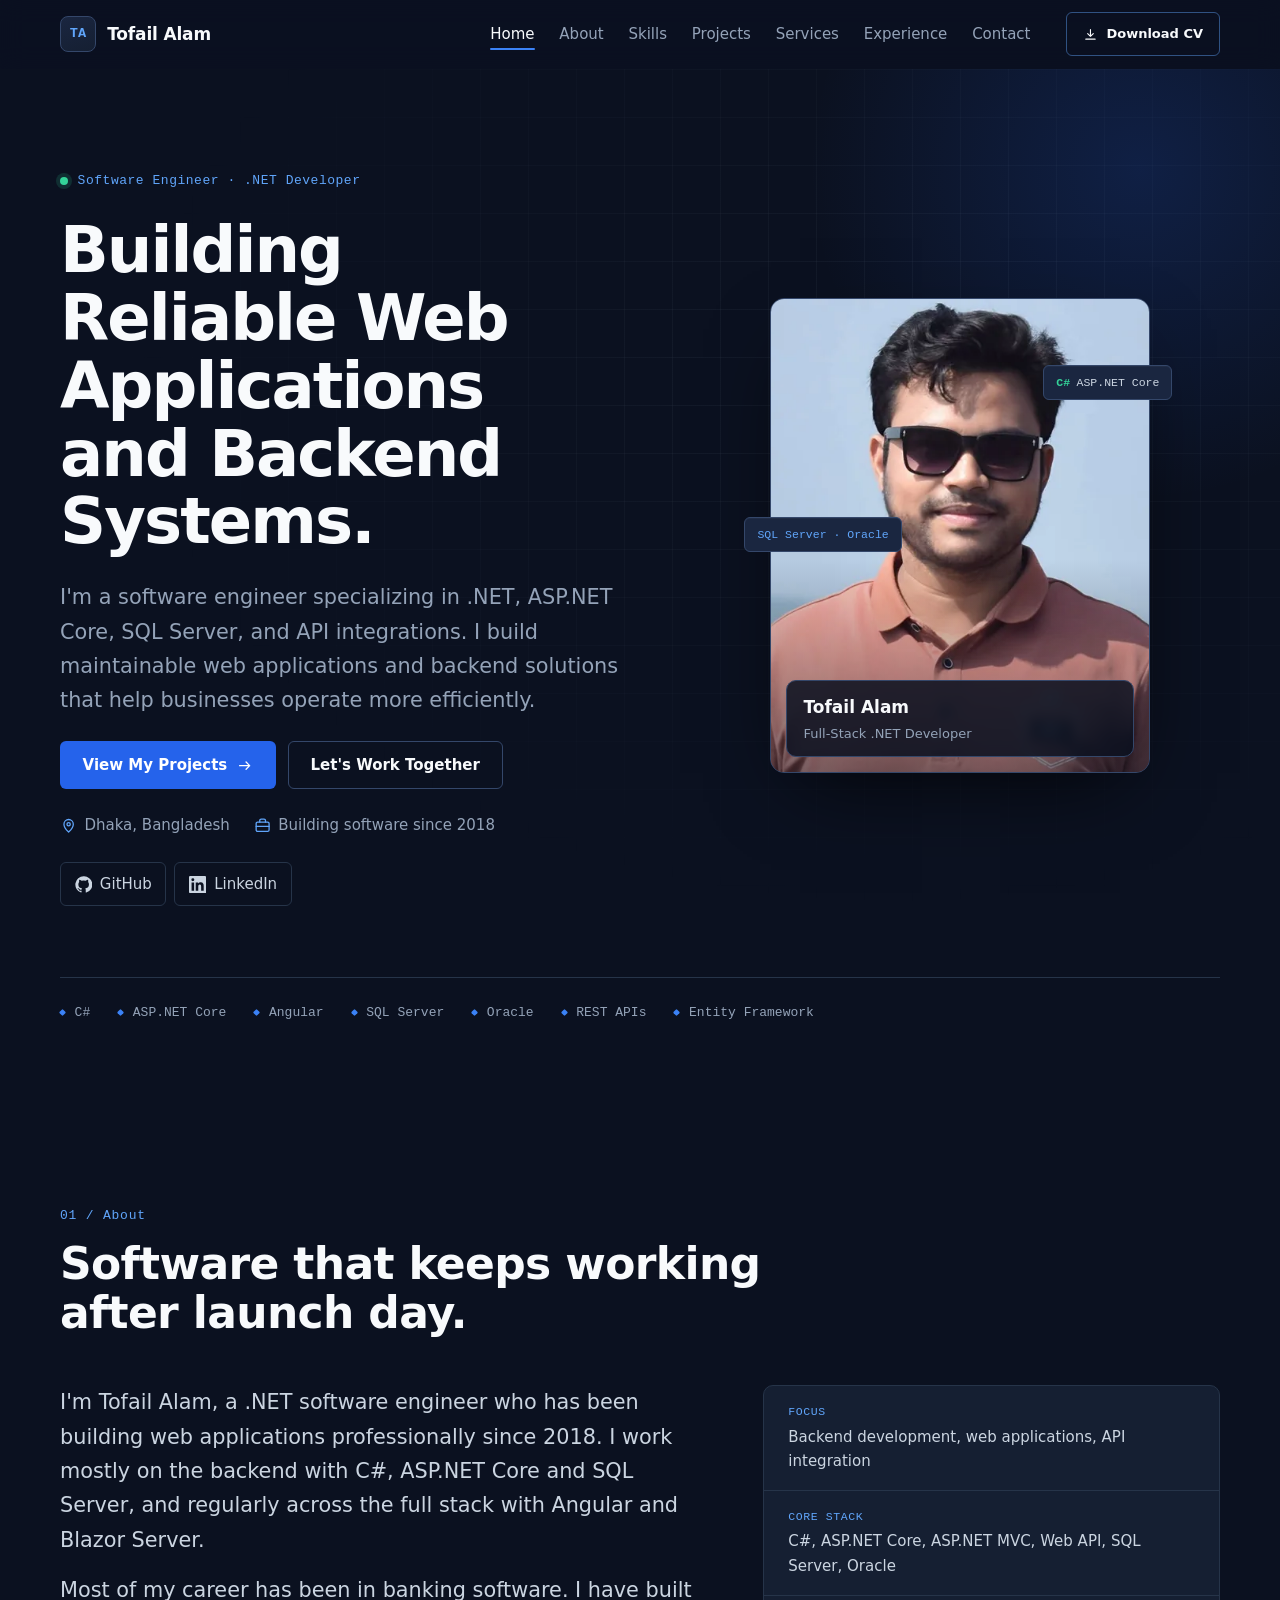
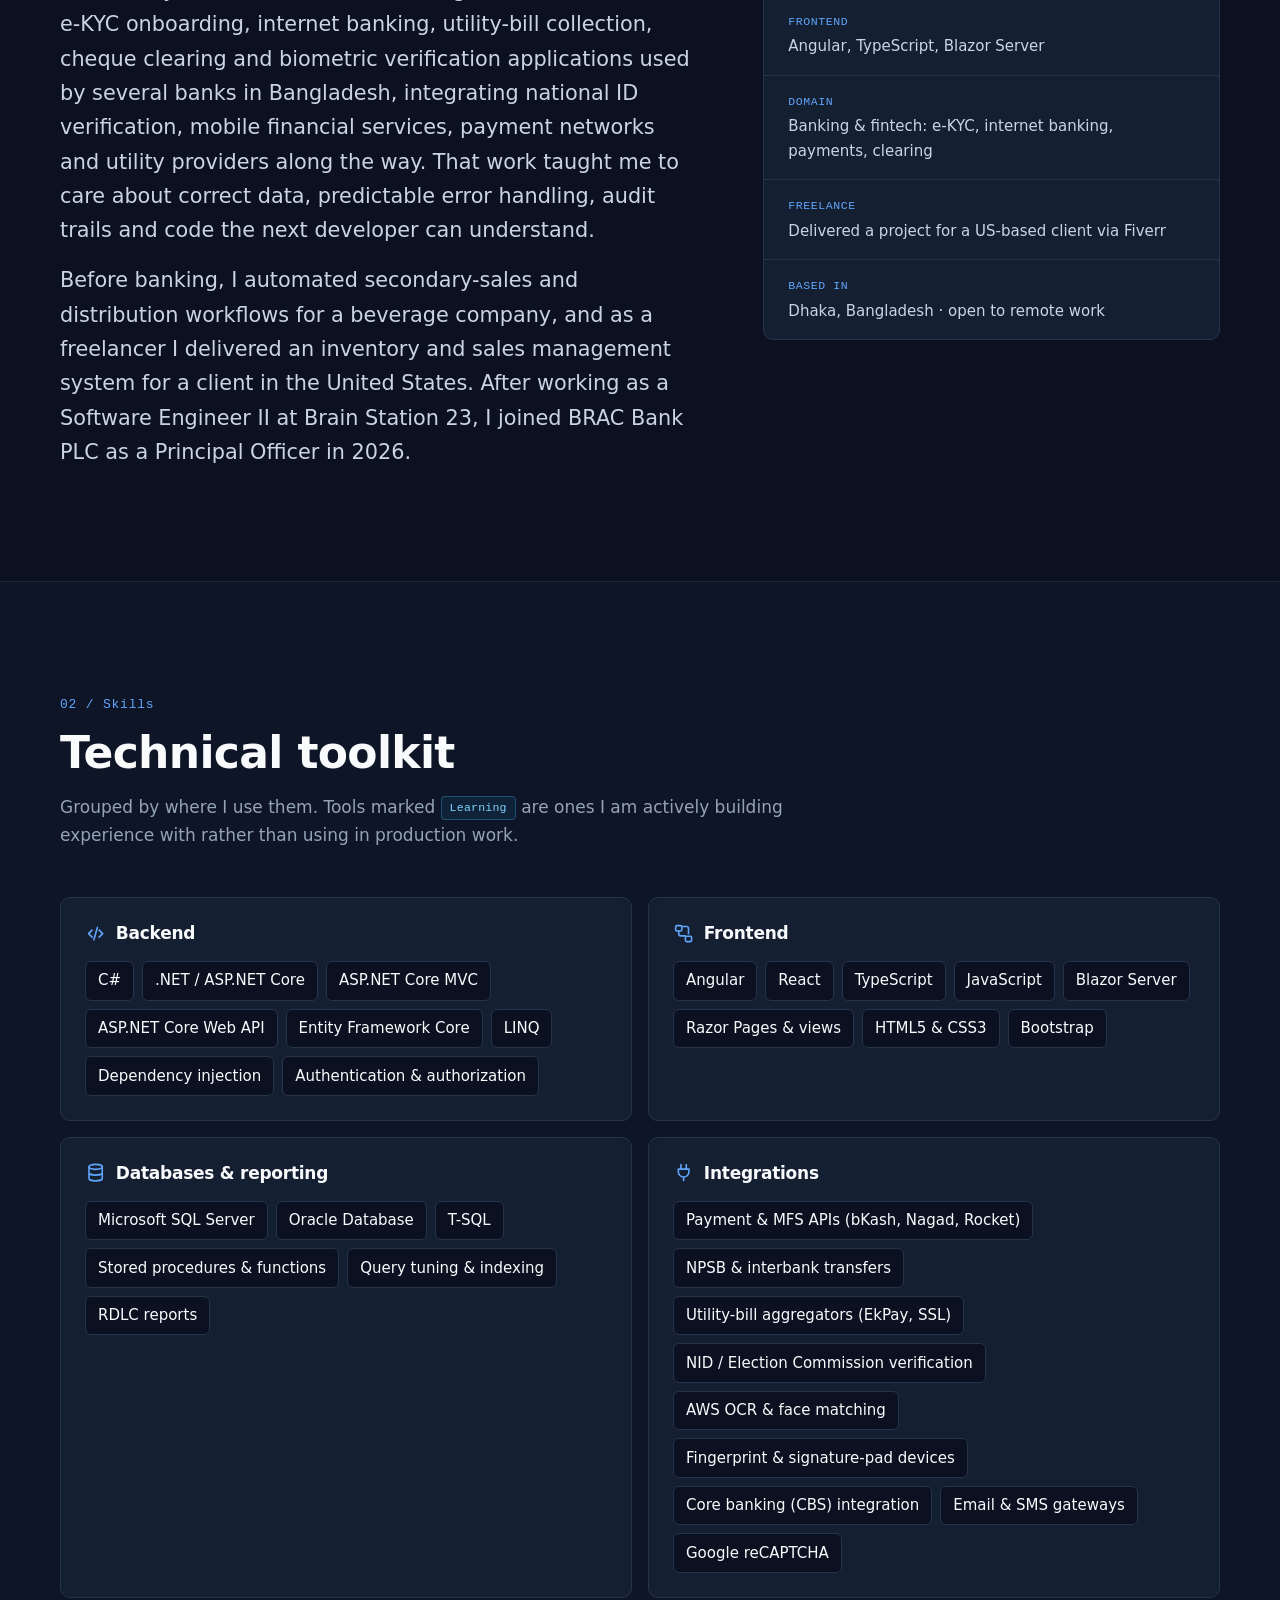
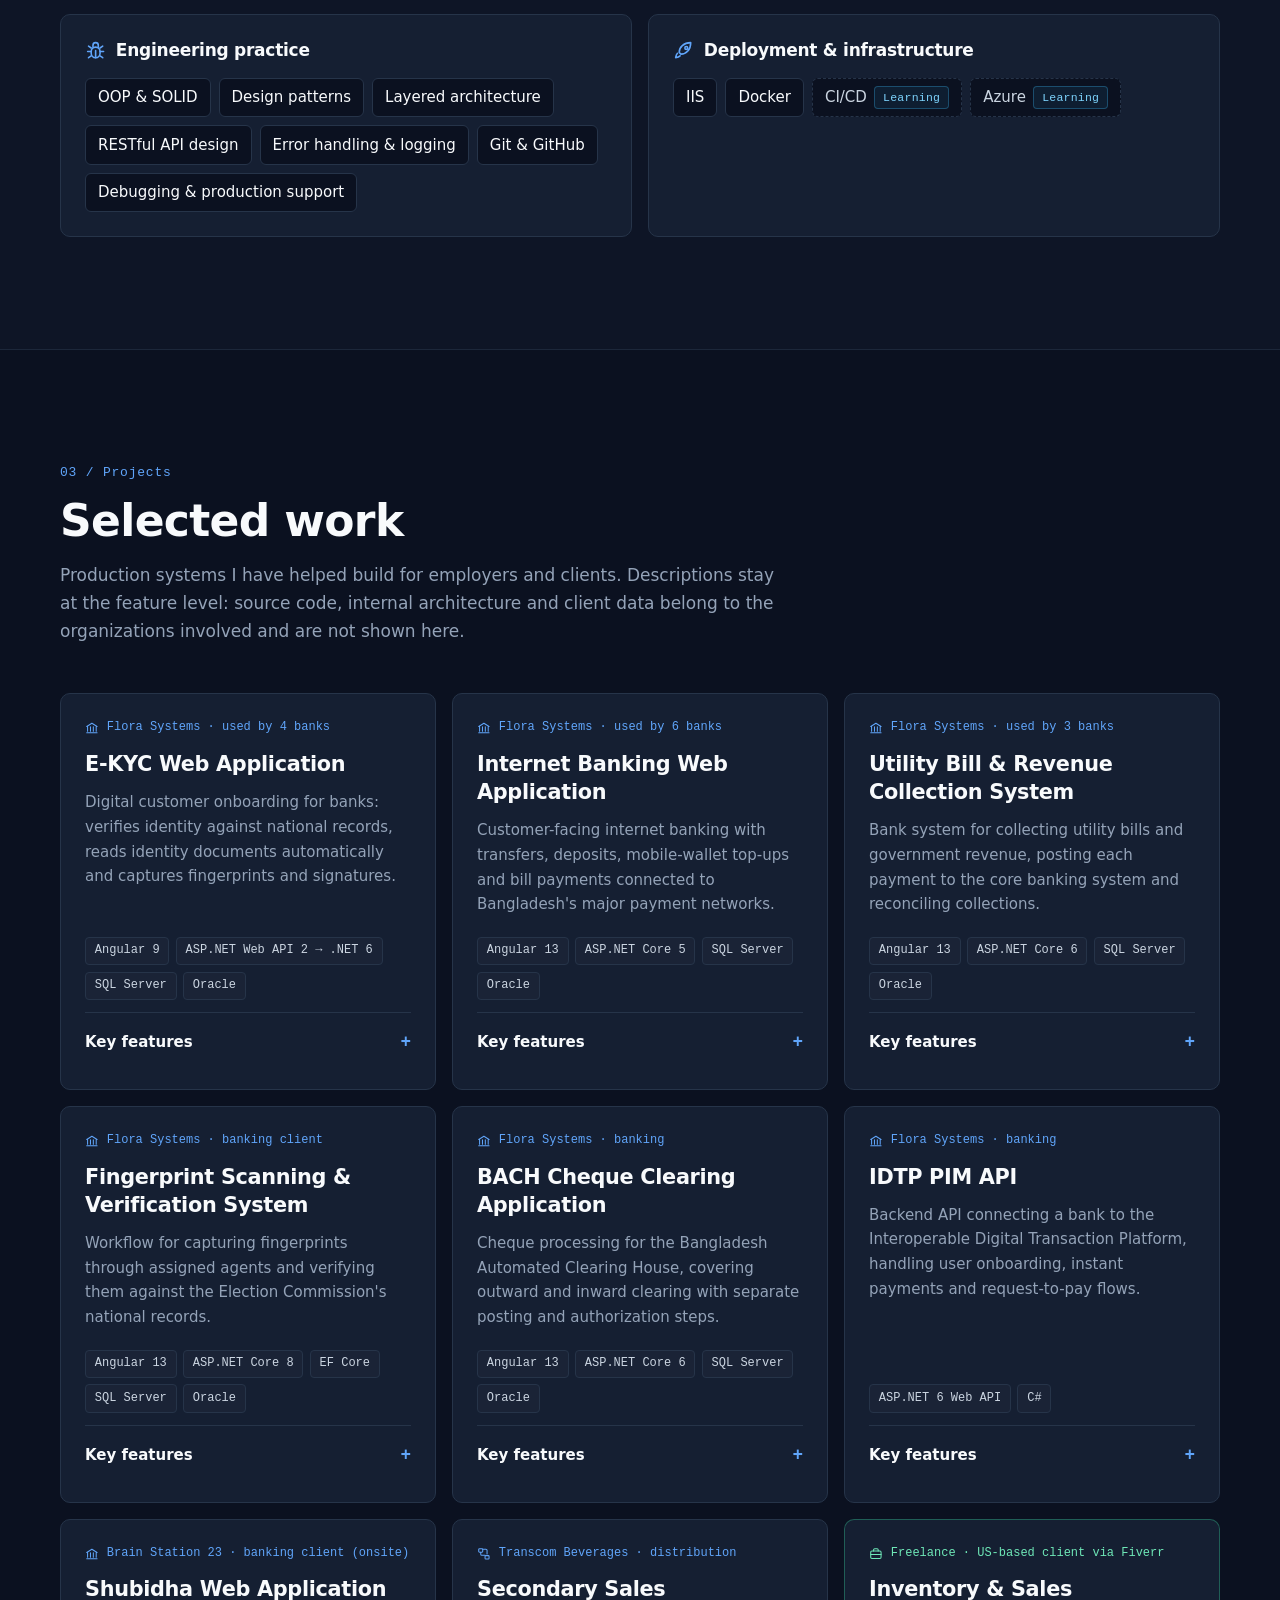
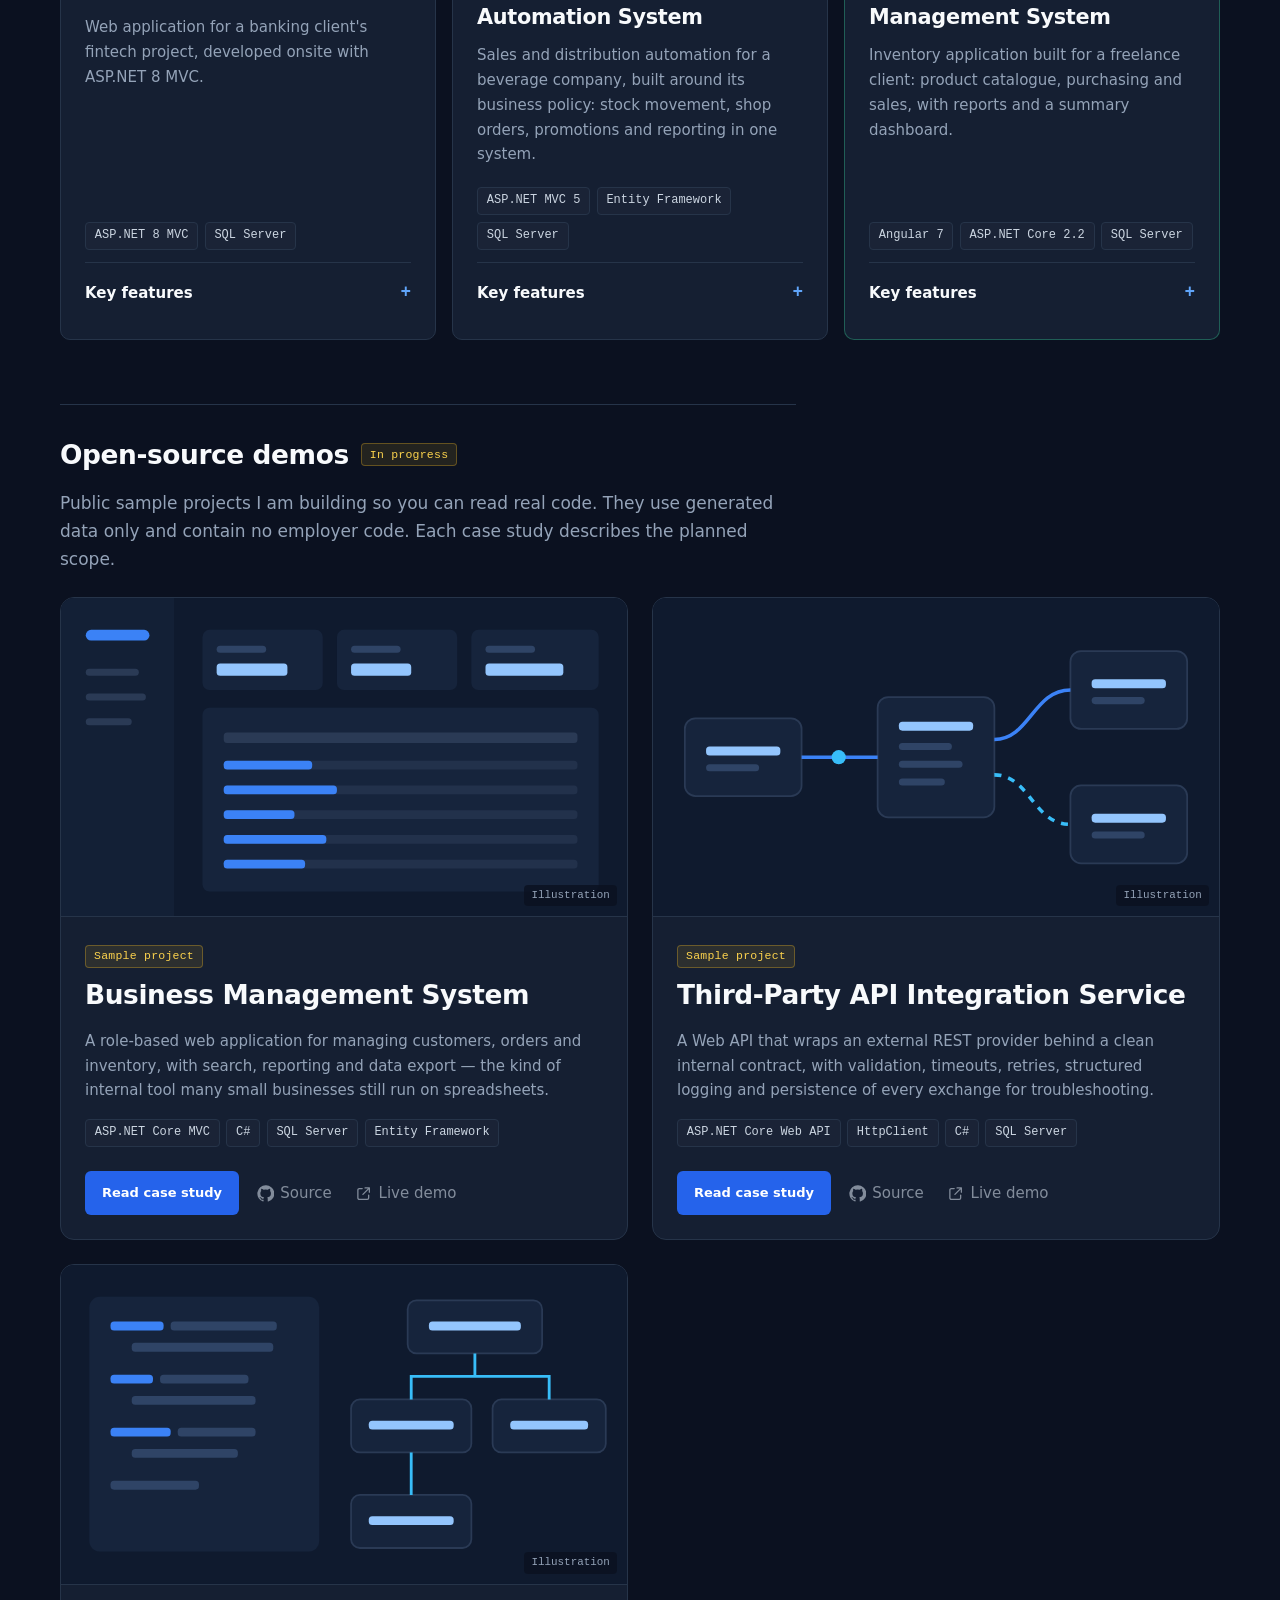
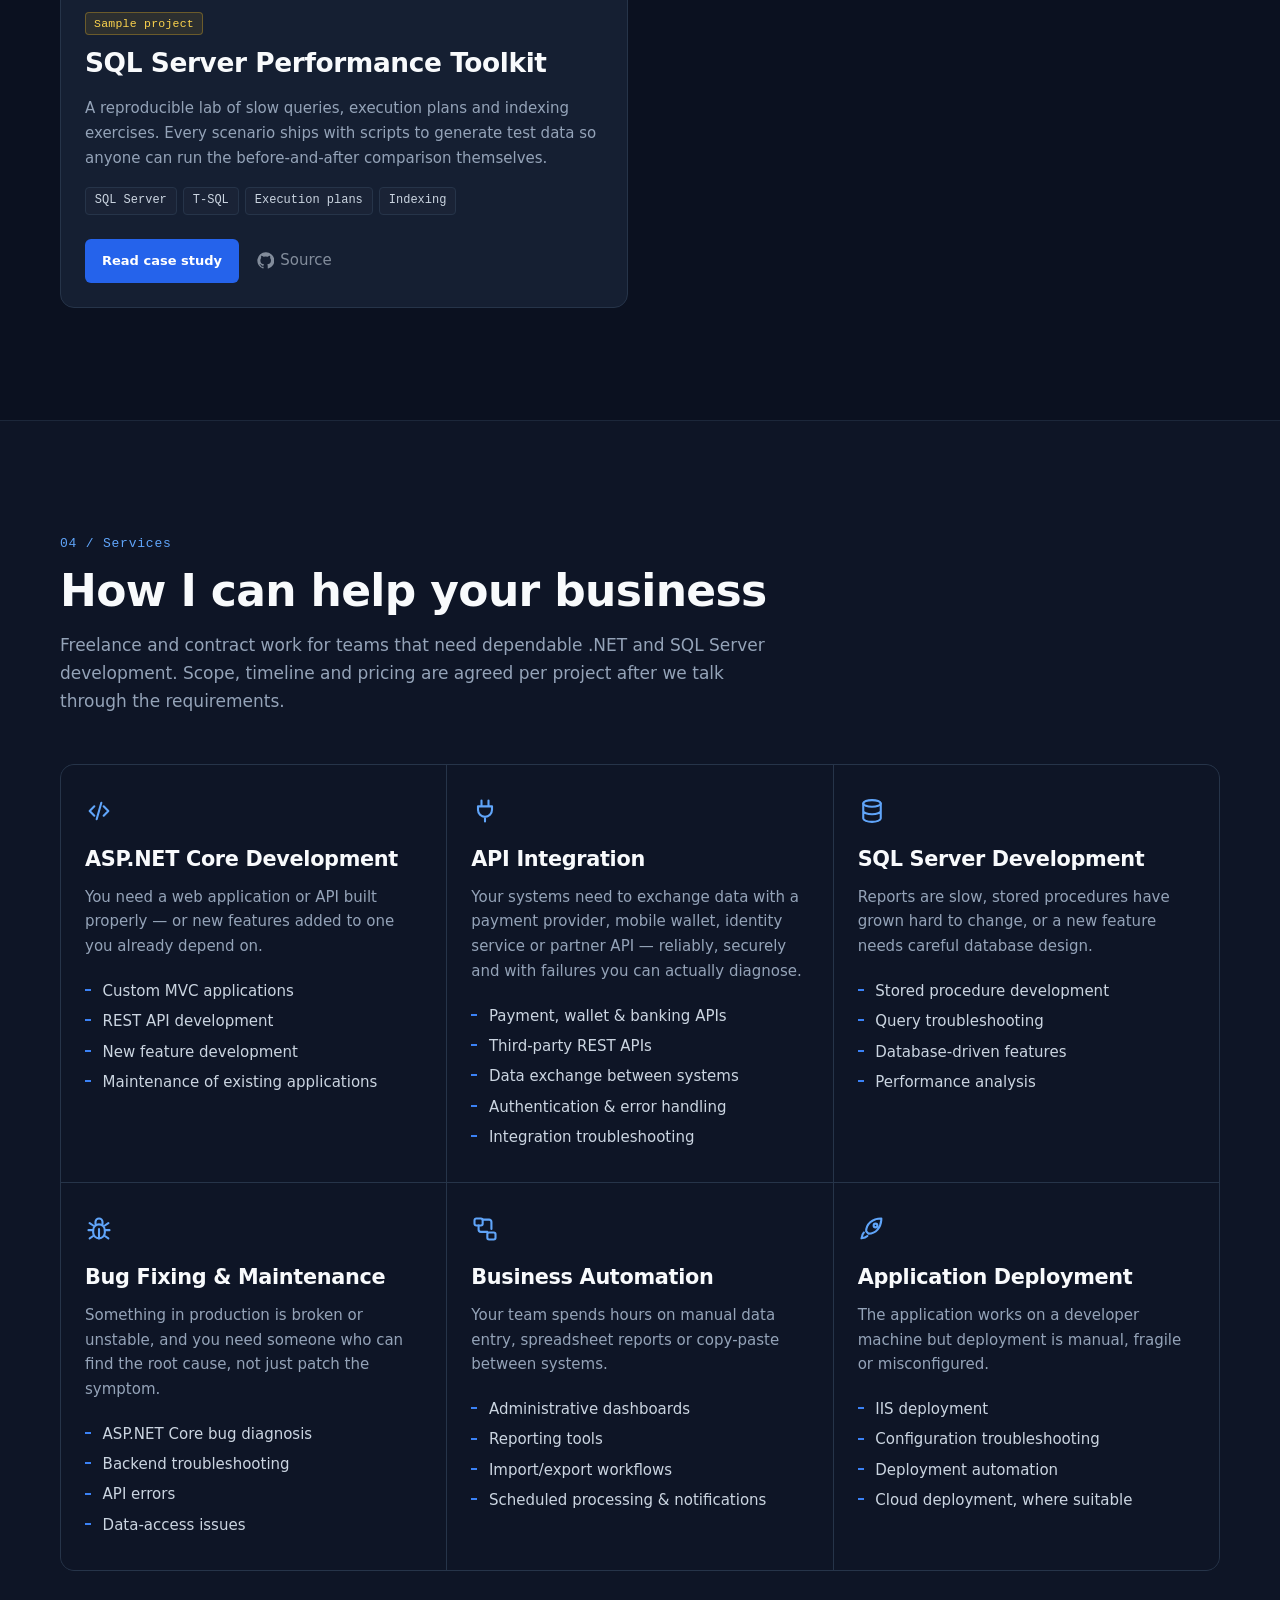
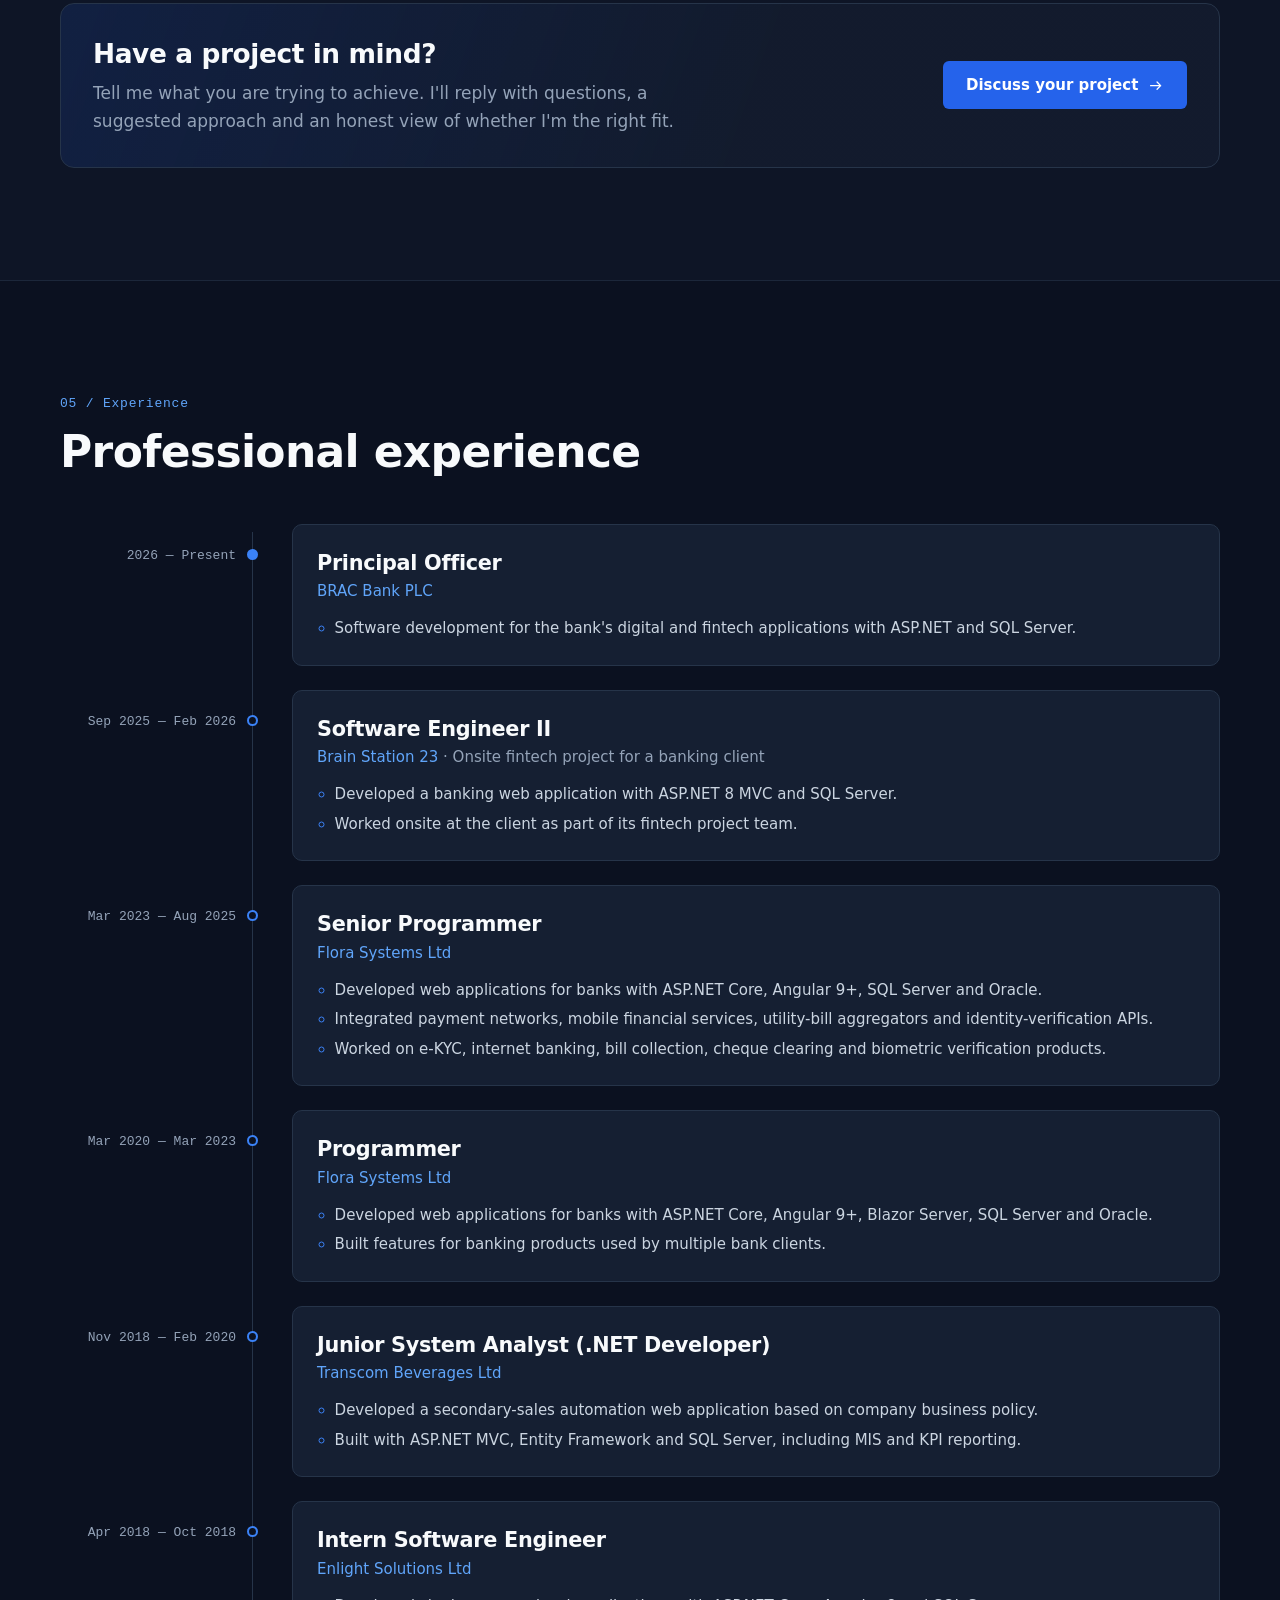
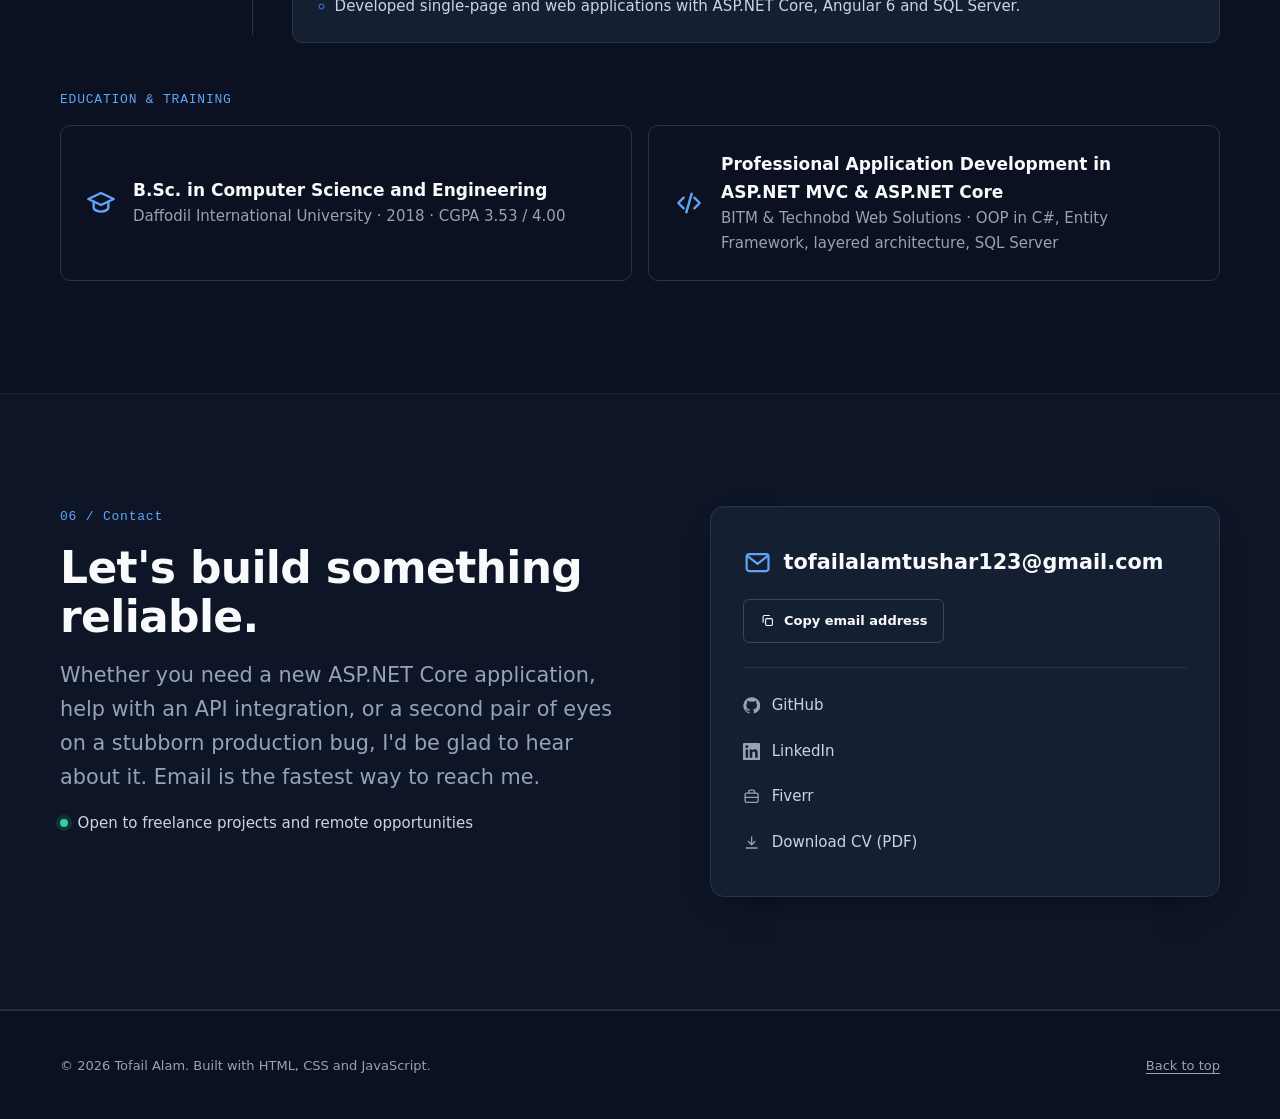
<file: index.html>
<!doctype html>
<html lang="en">
<head>
  <meta charset="utf-8">
  <meta name="viewport" content="width=device-width, initial-scale=1">

  <title>Tofail Alam — .NET Software Engineer | ASP.NET Core, SQL Server &amp; Fintech Integrations</title>
  <meta name="description" content="Tofail Alam is a .NET software engineer in Dhaka, Bangladesh, building banking and business web applications with C#, ASP.NET Core, Angular, SQL Server and Oracle since 2018. Available for freelance and remote work.">
  <meta name="author" content="Tofail Alam">
  <meta name="theme-color" content="#0B1120">
  <meta name="color-scheme" content="dark">

  <!-- If you later add a custom domain, change every tofailalamtushar.github.io below. -->
  <link rel="canonical" href="https://tofailalamtushar.github.io/">

  <meta property="og:type" content="profile">
  <meta property="og:title" content="Tofail Alam — .NET Software Engineer">
  <meta property="og:description" content="Banking and business web applications, backend systems and API integrations with C#, ASP.NET Core, Angular and SQL Server.">
  <meta property="og:url" content="https://tofailalamtushar.github.io/">
  <meta property="og:image" content="https://tofailalamtushar.github.io/assets/images/og-image.png">
  <meta property="og:image:width" content="1200">
  <meta property="og:image:height" content="630">
  <meta property="og:image:alt" content="Tofail Alam — .NET Software Engineer: ASP.NET Core, SQL Server, API integration">
  <meta name="twitter:card" content="summary_large_image">
  <meta name="twitter:title" content="Tofail Alam — .NET Software Engineer">
  <meta name="twitter:description" content="Banking and business web applications, backend systems and API integrations with C#, ASP.NET Core, Angular and SQL Server.">
  <meta name="twitter:image" content="https://tofailalamtushar.github.io/assets/images/og-image.png">

  <link rel="icon" href="assets/icons/favicon.svg" type="image/svg+xml">
  <link rel="preload" as="image" href="assets/images/tofail-alam-480.webp" imagesrcset="assets/images/tofail-alam-480.webp 480w, assets/images/tofail-alam-800.webp 800w" imagesizes="(max-width: 920px) 260px, 380px">
  <link rel="stylesheet" href="assets/css/style.css">

  <!-- Structured data: helps search engines show your name and profiles correctly -->
  <script type="application/ld+json">
  {
    "@context": "https://schema.org",
    "@type": "Person",
    "name": "Tofail Alam",
    "jobTitle": "Principal Officer, Software Development",
    "worksFor": { "@type": "Organization", "name": "BRAC Bank PLC" },
    "url": "https://tofailalamtushar.github.io/",
    "image": "https://tofailalamtushar.github.io/assets/images/tofail-alam-800.webp",
    "address": { "@type": "PostalAddress", "addressLocality": "Dhaka", "addressCountry": "BD" },
    "alumniOf": "Daffodil International University",
    "knowsAbout": ["C#", "ASP.NET Core", "Angular", "Microsoft SQL Server", "Oracle Database", "REST APIs", "Fintech integrations"],
    "sameAs": ["https://github.com/tofailalamtushar", "https://www.linkedin.com/in/tofail-alam-tushar-99a923119", "https://www.fiverr.com/tushar_alam"]
  }
  </script>

  <script src="site-config.js" defer></script>
  <script src="assets/js/main.js" defer></script>
</head>
<body>
  <!-- Inline icon sprite: one request, no icon library needed -->
  <svg width="0" height="0" style="position:absolute" aria-hidden="true" focusable="false">
    <defs>
      <symbol id="i-github" viewBox="0 0 24 24"><path fill="currentColor" d="M12 .5a11.5 11.5 0 0 0-3.64 22.41c.58.1.79-.25.79-.56v-2c-3.2.7-3.88-1.37-3.88-1.37-.53-1.33-1.28-1.69-1.28-1.69-1.05-.71.08-.7.08-.7 1.16.08 1.77 1.19 1.77 1.19 1.03 1.77 2.7 1.26 3.36.96.1-.75.4-1.26.73-1.55-2.55-.29-5.24-1.28-5.24-5.68 0-1.26.45-2.28 1.19-3.09-.12-.29-.52-1.46.11-3.05 0 0 .97-.31 3.17 1.18a11 11 0 0 1 5.78 0c2.2-1.49 3.17-1.18 3.17-1.18.63 1.59.23 2.76.11 3.05.74.81 1.19 1.83 1.19 3.09 0 4.41-2.69 5.38-5.26 5.67.41.36.78 1.06.78 2.14v3.17c0 .31.21.67.8.56A11.5 11.5 0 0 0 12 .5Z"/></symbol>
      <symbol id="i-linkedin" viewBox="0 0 24 24"><path fill="currentColor" d="M20.45 20.45h-3.56v-5.57c0-1.33-.02-3.04-1.85-3.04-1.86 0-2.14 1.45-2.14 2.94v5.67H9.35V9h3.41v1.56h.05c.48-.9 1.64-1.85 3.37-1.85 3.6 0 4.27 2.37 4.27 5.46v6.28ZM5.34 7.43a2.06 2.06 0 1 1 0-4.13 2.06 2.06 0 0 1 0 4.13ZM7.12 20.45H3.56V9h3.56v11.45ZM22.22 0H1.77C.79 0 0 .77 0 1.73v20.54C0 23.23.79 24 1.77 24h20.45c.98 0 1.78-.77 1.78-1.73V1.73C24 .77 23.2 0 22.22 0Z"/></symbol>
      <symbol id="i-mail" viewBox="0 0 24 24"><g fill="none" stroke="currentColor" stroke-width="1.8" stroke-linecap="round" stroke-linejoin="round"><rect x="3" y="5" width="18" height="14" rx="2"/><path d="m3.5 6.5 8.5 6.5 8.5-6.5"/></g></symbol>
      <symbol id="i-briefcase" viewBox="0 0 24 24"><g fill="none" stroke="currentColor" stroke-width="1.8" stroke-linecap="round" stroke-linejoin="round"><rect x="3" y="7" width="18" height="13" rx="2"/><path d="M8 7V5a2 2 0 0 1 2-2h4a2 2 0 0 1 2 2v2M3 13h18"/></g></symbol>
      <symbol id="i-download" viewBox="0 0 24 24"><g fill="none" stroke="currentColor" stroke-width="1.8" stroke-linecap="round" stroke-linejoin="round"><path d="M12 4v11m0 0-4.5-4.5M12 15l4.5-4.5M4.5 19.5h15"/></g></symbol>
      <symbol id="i-arrow" viewBox="0 0 24 24"><g fill="none" stroke="currentColor" stroke-width="1.8" stroke-linecap="round" stroke-linejoin="round"><path d="M5 12h14m-5-5 5 5-5 5"/></g></symbol>
      <symbol id="i-arrow-up" viewBox="0 0 24 24"><g fill="none" stroke="currentColor" stroke-width="2" stroke-linecap="round" stroke-linejoin="round"><path d="M12 19V5m-6 6 6-6 6 6"/></g></symbol>
      <symbol id="i-external" viewBox="0 0 24 24"><g fill="none" stroke="currentColor" stroke-width="1.8" stroke-linecap="round" stroke-linejoin="round"><path d="M14 4h6v6m0-6-9 9M19 14v4a2 2 0 0 1-2 2H6a2 2 0 0 1-2-2V7a2 2 0 0 1 2-2h4"/></g></symbol>
      <symbol id="i-copy" viewBox="0 0 24 24"><g fill="none" stroke="currentColor" stroke-width="1.8" stroke-linecap="round" stroke-linejoin="round"><rect x="9" y="9" width="11" height="11" rx="2"/><path d="M5 15V6a2 2 0 0 1 2-2h8"/></g></symbol>
      <symbol id="i-close" viewBox="0 0 24 24"><g fill="none" stroke="currentColor" stroke-width="2" stroke-linecap="round"><path d="M6 6l12 12M18 6 6 18"/></g></symbol>
      <symbol id="i-code" viewBox="0 0 24 24"><g fill="none" stroke="currentColor" stroke-width="1.8" stroke-linecap="round" stroke-linejoin="round"><path d="m8 8-4 4 4 4m8-8 4 4-4 4M14 5l-4 14"/></g></symbol>
      <symbol id="i-plug" viewBox="0 0 24 24"><g fill="none" stroke="currentColor" stroke-width="1.8" stroke-linecap="round" stroke-linejoin="round"><path d="M9 3v5m6-5v5M6 8h12v3a6 6 0 0 1-12 0V8Zm6 9v4"/></g></symbol>
      <symbol id="i-db" viewBox="0 0 24 24"><g fill="none" stroke="currentColor" stroke-width="1.8" stroke-linecap="round" stroke-linejoin="round"><ellipse cx="12" cy="5.5" rx="7.5" ry="2.8"/><path d="M4.5 5.5v13c0 1.5 3.4 2.8 7.5 2.8s7.5-1.3 7.5-2.8v-13M4.5 12c0 1.5 3.4 2.8 7.5 2.8s7.5-1.3 7.5-2.8"/></g></symbol>
      <symbol id="i-bug" viewBox="0 0 24 24"><g fill="none" stroke="currentColor" stroke-width="1.8" stroke-linecap="round" stroke-linejoin="round"><rect x="7" y="8" width="10" height="12" rx="5"/><path d="M9 8V6a3 3 0 0 1 6 0v2M12 12v8M3 13h4m10 0h4M4 7l3 2m13-2-3 2M4 20l3-2m13 2-3-2"/></g></symbol>
      <symbol id="i-flow" viewBox="0 0 24 24"><g fill="none" stroke="currentColor" stroke-width="1.8" stroke-linecap="round" stroke-linejoin="round"><rect x="3" y="3" width="7" height="6" rx="1.5"/><rect x="14" y="15" width="7" height="6" rx="1.5"/><path d="M6.5 9v3.5a2 2 0 0 0 2 2H14m3.5-2.5V6a2 2 0 0 0-2-2H10"/></g></symbol>
      <symbol id="i-rocket" viewBox="0 0 24 24"><g fill="none" stroke="currentColor" stroke-width="1.8" stroke-linecap="round" stroke-linejoin="round"><path d="M5 15c-1.5 1.5-2 5-2 5s3.5-.5 5-2m-1-4c0-6 5-11 13-11 0 8-5 13-11 13l-2-2Z"/><circle cx="15" cy="9" r="1.6"/></g></symbol>
      <symbol id="i-pin" viewBox="0 0 24 24"><g fill="none" stroke="currentColor" stroke-width="1.8" stroke-linecap="round" stroke-linejoin="round"><path d="M12 21s-6.5-5.8-6.5-11a6.5 6.5 0 0 1 13 0c0 5.2-6.5 11-6.5 11Z"/><circle cx="12" cy="10" r="2.3"/></g></symbol>
      <symbol id="i-bank" viewBox="0 0 24 24"><g fill="none" stroke="currentColor" stroke-width="1.8" stroke-linecap="round" stroke-linejoin="round"><path d="M3 9.5 12 4l9 5.5M4.5 10v8m5-8v8m5-8v8m5-8v8M3 20.5h18"/></g></symbol>
      <symbol id="i-cap" viewBox="0 0 24 24"><g fill="none" stroke="currentColor" stroke-width="1.8" stroke-linecap="round" stroke-linejoin="round"><path d="m2.5 9 9.5-4.5L21.5 9 12 13.5 2.5 9Z"/><path d="M6.5 11v4.5c0 1.4 2.5 3 5.5 3s5.5-1.6 5.5-3V11"/></g></symbol>
    </defs>
  </svg>

  <a class="skip-link" href="#main">Skip to main content</a>

  <!-- ============ HEADER / NAVIGATION ============ -->
  <header class="site-header" id="top">
    <nav class="nav container" aria-label="Primary">
      <a class="brand" href="#home" aria-label="Back to the top of the page">
        <span class="brand__mark" aria-hidden="true" data-config-initials>TA</span>
        <span class="brand__name" data-config-text="name">Tofail Alam</span>
      </a>

      <button class="nav__toggle" type="button" aria-expanded="false" aria-controls="nav-menu">
        <span class="nav__toggle-bars" aria-hidden="true"></span>
        <span class="visually-hidden">Menu</span>
      </button>

      <div class="nav__menu" id="nav-menu">
        <ul class="nav__links">
          <li><a href="#home">Home</a></li>
          <li><a href="#about">About</a></li>
          <li><a href="#skills">Skills</a></li>
          <li><a href="#projects">Projects</a></li>
          <li><a href="#services">Services</a></li>
          <li><a href="#experience">Experience</a></li>
          <li><a href="#contact">Contact</a></li>
        </ul>
        <a class="btn btn--small btn--outline" href="assets/cv.pdf" data-config-cv download="Tofail-Alam-CV.pdf">
          <svg class="icon" aria-hidden="true"><use href="#i-download"/></svg>
          Download CV
        </a>
      </div>
    </nav>
  </header>

  <div class="dev-banner" role="status" hidden></div>

  <main id="main">
    <!-- ============ HERO ============ -->
    <section class="hero" id="home" aria-labelledby="hero-title">
      <div class="container hero__grid">
        <div class="hero__copy">
          <p class="eyebrow">
            <span class="status-dot" aria-hidden="true"></span>
            <span data-config-text="role">Software Engineer · .NET Developer</span>
          </p>
          <h1 class="hero__title" id="hero-title">Building Reliable Web Applications and Backend Systems.</h1>
          <p class="hero__lead">I'm a software engineer specializing in .NET, ASP.NET Core, SQL Server, and API integrations. I build maintainable web applications and backend solutions that help businesses operate more efficiently.</p>

          <div class="hero__actions">
            <a class="btn btn--primary" href="#projects">View My Projects
              <svg class="icon" aria-hidden="true"><use href="#i-arrow"/></svg>
            </a>
            <a class="btn btn--ghost" href="#contact">Let's Work Together</a>
          </div>

          <ul class="hero__meta" aria-label="Quick facts">
            <li><svg class="icon" aria-hidden="true"><use href="#i-pin"/></svg><span data-config-text="location">Dhaka, Bangladesh</span></li>
            <li><svg class="icon" aria-hidden="true"><use href="#i-briefcase"/></svg><span>Building software since <span data-config-text="careerStartYear">2018</span></span></li>
          </ul>

          <ul class="social" aria-label="Profiles">
            <li><a class="social__link" href="https://github.com/tofailalamtushar" data-config-href="github" target="_blank" rel="noopener noreferrer">
              <svg class="icon" aria-hidden="true"><use href="#i-github"/></svg><span>GitHub</span></a></li>
            <li><a class="social__link" href="https://www.linkedin.com/in/tofail-alam-tushar-99a923119" data-config-href="linkedin" target="_blank" rel="noopener noreferrer">
              <svg class="icon" aria-hidden="true"><use href="#i-linkedin"/></svg><span>LinkedIn</span></a></li>
          </ul>
        </div>

        <figure class="hero__portrait">
          <div class="portrait">
            <img src="assets/images/tofail-alam-480.webp"
                 srcset="assets/images/tofail-alam-480.webp 480w, assets/images/tofail-alam-800.webp 800w"
                 sizes="(max-width: 920px) 260px, 380px"
                 width="480" height="600" fetchpriority="high" decoding="async"
                 alt="Portrait of Tofail Alam, smiling, wearing sunglasses and a coral polo shirt outdoors">
          </div>
          <figcaption class="portrait__card">
            <span class="portrait__name" data-config-text="name">Tofail Alam</span>
            <span class="portrait__role">Full-Stack .NET Developer</span>
          </figcaption>
          <span class="chip-float chip-float--a" aria-hidden="true"><b>C#</b> ASP.NET Core</span>
          <span class="chip-float chip-float--b" aria-hidden="true">SQL Server · Oracle</span>
        </figure>
      </div>

      <div class="container">
        <ul class="techbar" aria-label="Core technologies">
          <li>C#</li><li>ASP.NET Core</li><li>Angular</li><li>SQL Server</li><li>Oracle</li><li>REST APIs</li><li>Entity Framework</li>
        </ul>
      </div>
    </section>

    <!-- ============ ABOUT ============ -->
    <section class="section" id="about" aria-labelledby="about-title">
      <div class="container about">
        <header class="section__head">
          <p class="section__index">01 / About</p>
          <h2 class="section__title" id="about-title">Software that keeps working after launch day.</h2>
        </header>

        <div class="about__grid">
          <div class="about__text prose">
            <p>I'm Tofail Alam, a .NET software engineer who has been building web applications professionally since <span data-config-text="careerStartYear">2018</span>. I work mostly on the backend with C#, ASP.NET Core and SQL Server, and regularly across the full stack with Angular and Blazor Server.</p>
            <p>Most of my career has been in banking software. I have built e-KYC onboarding, internet banking, utility-bill collection, cheque clearing and biometric verification applications used by several banks in Bangladesh, integrating national ID verification, mobile financial services, payment networks and utility providers along the way. That work taught me to care about correct data, predictable error handling, audit trails and code the next developer can understand.</p>
            <p>Before banking, I automated secondary-sales and distribution workflows for a beverage company, and as a freelancer I delivered an inventory and sales management system for a client in the United States. After working as a Software Engineer II at Brain Station 23, I joined BRAC Bank PLC as a Principal Officer in 2026.</p>
          </div>

          <aside class="about__facts" aria-label="Summary">
            <dl class="facts">
              <div><dt>Focus</dt><dd>Backend development, web applications, API integration</dd></div>
              <div><dt>Core stack</dt><dd>C#, ASP.NET Core, ASP.NET MVC, Web API, SQL Server, Oracle</dd></div>
              <div><dt>Frontend</dt><dd>Angular, TypeScript, Blazor Server</dd></div>
              <div><dt>Domain</dt><dd>Banking &amp; fintech: e-KYC, internet banking, payments, clearing</dd></div>
              <div><dt>Freelance</dt><dd>Delivered a project for a US-based client via Fiverr</dd></div>
              <div><dt>Based in</dt><dd><span data-config-text="location">Dhaka, Bangladesh</span> · open to remote work</dd></div>
            </dl>
          </aside>
        </div>
      </div>
    </section>

    <!-- ============ SKILLS ============ -->
    <section class="section section--alt" id="skills" aria-labelledby="skills-title">
      <div class="container">
        <header class="section__head">
          <p class="section__index">02 / Skills</p>
          <h2 class="section__title" id="skills-title">Technical toolkit</h2>
          <p class="section__intro">Grouped by where I use them. Tools marked <span class="tag tag--learning">Learning</span> are ones I am actively building experience with rather than using in production work.</p>
        </header>

        <!-- EDIT: add/remove <li> items. Add class "skill--learning" + the tag to mark a skill as learning. -->
        <div class="skills">
          <article class="skill-group">
            <h3 class="skill-group__title"><svg class="icon" aria-hidden="true"><use href="#i-code"/></svg>Backend</h3>
            <ul class="skill-list">
              <li>C#</li><li>.NET / ASP.NET Core</li><li>ASP.NET Core MVC</li><li>ASP.NET Core Web API</li><li>Entity Framework Core</li><li>LINQ</li><li>Dependency injection</li><li>Authentication &amp; authorization</li>
            </ul>
          </article>

          <article class="skill-group">
            <h3 class="skill-group__title"><svg class="icon" aria-hidden="true"><use href="#i-flow"/></svg>Frontend</h3>
            <ul class="skill-list">
              <li>Angular</li><li>React</li><li>TypeScript</li><li>JavaScript</li><li>Blazor Server</li><li>Razor Pages &amp; views</li><li>HTML5 &amp; CSS3</li><li>Bootstrap</li>
            </ul>
          </article>

          <article class="skill-group">
            <h3 class="skill-group__title"><svg class="icon" aria-hidden="true"><use href="#i-db"/></svg>Databases &amp; reporting</h3>
            <ul class="skill-list">
              <li>Microsoft SQL Server</li><li>Oracle Database</li><li>T-SQL</li><li>Stored procedures &amp; functions</li><li>Query tuning &amp; indexing</li><li>RDLC reports</li>
            </ul>
          </article>

          <article class="skill-group">
            <h3 class="skill-group__title"><svg class="icon" aria-hidden="true"><use href="#i-plug"/></svg>Integrations</h3>
            <ul class="skill-list">
              <li>Payment &amp; MFS APIs (bKash, Nagad, Rocket)</li><li>NPSB &amp; interbank transfers</li><li>Utility-bill aggregators (EkPay, SSL)</li><li>NID / Election Commission verification</li><li>AWS OCR &amp; face matching</li><li>Fingerprint &amp; signature-pad devices</li><li>Core banking (CBS) integration</li><li>Email &amp; SMS gateways</li><li>Google reCAPTCHA</li>
            </ul>
          </article>

          <article class="skill-group">
            <h3 class="skill-group__title"><svg class="icon" aria-hidden="true"><use href="#i-bug"/></svg>Engineering practice</h3>
            <ul class="skill-list">
              <li>OOP &amp; SOLID</li><li>Design patterns</li><li>Layered architecture</li><li>RESTful API design</li><li>Error handling &amp; logging</li><li>Git &amp; GitHub</li><li>Debugging &amp; production support</li>
            </ul>
          </article>

          <article class="skill-group">
            <h3 class="skill-group__title"><svg class="icon" aria-hidden="true"><use href="#i-rocket"/></svg>Deployment &amp; infrastructure</h3>
            <!-- EDIT: once you confirm production experience with a tool, remove its "learning" class and tag. -->
            <ul class="skill-list">
              <li>IIS</li>
              <li>Docker</li>
              <li class="skill--learning">CI/CD <span class="tag tag--learning">Learning</span></li>
              <li class="skill--learning">Azure <span class="tag tag--learning">Learning</span></li>
            </ul>
          </article>
        </div>
      </div>
    </section>
    <!-- ============ PROJECTS ============ -->
    <section class="section" id="projects" aria-labelledby="projects-title">
      <div class="container">
        <header class="section__head">
          <p class="section__index">03 / Projects</p>
          <h2 class="section__title" id="projects-title">Selected work</h2>
          <p class="section__intro">Production systems I have helped build for employers and clients. Descriptions stay at the feature level: source code, internal architecture and client data belong to the organizations involved and are not shown here.</p>
        </header>

        <!-- EDIT: verify the employer shown on each card. Client bank names are deliberately
             omitted; add them only if your employer and the client permit it. -->
        <div class="work">

          <article class="work-card">
            <p class="work-card__meta"><svg class="icon" aria-hidden="true"><use href="#i-bank"/></svg>Flora Systems · used by 4 banks</p>
            <h3 class="work-card__title">E-KYC Web Application</h3>
            <p class="work-card__desc">Digital customer onboarding for banks: verifies identity against national records, reads identity documents automatically and captures fingerprints and signatures.</p>
            <ul class="stack" aria-label="Technology stack"><li>Angular 9</li><li>ASP.NET Web API 2 → .NET 6</li><li>SQL Server</li><li>Oracle</li></ul>
            <details class="work-card__more">
              <summary>Key features</summary>
              <ul>
                <li>National ID verification through Porichoy and Election Commission APIs</li>
                <li>Document OCR and face matching using AWS services</li>
                <li>Fingerprint scanner and signature pad device integration</li>
                <li>Google reCAPTCHA protection</li>
                <li>Email and SMS notifications</li>
                <li>Migrated from ASP.NET Web API 2 to .NET 6</li>
              </ul>
            </details>
          </article>

          <article class="work-card">
            <p class="work-card__meta"><svg class="icon" aria-hidden="true"><use href="#i-bank"/></svg>Flora Systems · used by 6 banks</p>
            <h3 class="work-card__title">Internet Banking Web Application</h3>
            <p class="work-card__desc">Customer-facing internet banking with transfers, deposits, mobile-wallet top-ups and bill payments connected to Bangladesh's major payment networks.</p>
            <ul class="stack" aria-label="Technology stack"><li>Angular 13</li><li>ASP.NET Core 5</li><li>SQL Server</li><li>Oracle</li></ul>
            <details class="work-card__more">
              <summary>Key features</summary>
              <ul>
                <li>Account summary and statements</li>
                <li>Account-to-account transfers within the bank and to other banks via NPSB</li>
                <li>DPS / FDR (deposit scheme) opening</li>
                <li>bKash, Nagad and Rocket mobile financial service integrations</li>
                <li>Utility bills (DESCO, NESCO, DPDC, WASA), mobile top-up via SSL and EkPay; TAP bill API</li>
                <li>Corporate EFT transactions through bulk upload</li>
                <li>Automated challan (ACS) and e-commerce payment integration</li>
                <li>Email and SMS notifications</li>
              </ul>
            </details>
          </article>

          <article class="work-card">
            <p class="work-card__meta"><svg class="icon" aria-hidden="true"><use href="#i-bank"/></svg>Flora Systems · used by 3 banks</p>
            <h3 class="work-card__title">Utility Bill &amp; Revenue Collection System</h3>
            <p class="work-card__desc">Bank system for collecting utility bills and government revenue, posting each payment to the core banking system and reconciling collections.</p>
            <ul class="stack" aria-label="Technology stack"><li>Angular 13</li><li>ASP.NET Core 6</li><li>SQL Server</li><li>Oracle</li></ul>
            <details class="work-card__more">
              <summary>Key features</summary>
              <ul>
                <li>EkPay, SSL and TAP dynamic bill-payment integrations</li>
                <li>National Pension Authority API integration</li>
                <li>Core banking transaction posting</li>
                <li>Cash, cheque, account and GL-account payment types</li>
                <li>Reconciliation reports and a summary dashboard</li>
              </ul>
            </details>
          </article>

          <article class="work-card">
            <p class="work-card__meta"><svg class="icon" aria-hidden="true"><use href="#i-bank"/></svg>Flora Systems · banking client</p>
            <h3 class="work-card__title">Fingerprint Scanning &amp; Verification System</h3>
            <p class="work-card__desc">Workflow for capturing fingerprints through assigned agents and verifying them against the Election Commission's national records.</p>
            <ul class="stack" aria-label="Technology stack"><li>Angular 13</li><li>ASP.NET Core 8</li><li>EF Core</li><li>SQL Server</li><li>Oracle</li></ul>
            <details class="work-card__more">
              <summary>Key features</summary>
              <ul>
                <li>Registration of the people to be verified</li>
                <li>Assignment of scanning tasks to agents</li>
                <li>Fingerprint capture through scanner devices</li>
                <li>Verification against the Election Commission server</li>
                <li>Verification reports and a summary dashboard</li>
              </ul>
            </details>
          </article>

          <article class="work-card">
            <p class="work-card__meta"><svg class="icon" aria-hidden="true"><use href="#i-bank"/></svg>Flora Systems · banking</p>
            <h3 class="work-card__title">BACH Cheque Clearing Application</h3>
            <p class="work-card__desc">Cheque processing for the Bangladesh Automated Clearing House, covering outward and inward clearing with separate posting and authorization steps.</p>
            <ul class="stack" aria-label="Technology stack"><li>Angular 13</li><li>ASP.NET Core 6</li><li>SQL Server</li><li>Oracle</li></ul>
            <details class="work-card__more">
              <summary>Key features</summary>
              <ul>
                <li>Bundle creation and cheque item scanning</li>
                <li>Outward posting and authorization</li>
                <li>Clearing file generation</li>
                <li>Core banking integration for posting, confirmation and returns</li>
                <li>Inward posting, returns and authorization</li>
              </ul>
            </details>
          </article>

          <article class="work-card">
            <p class="work-card__meta"><svg class="icon" aria-hidden="true"><use href="#i-bank"/></svg>Flora Systems · banking</p>
            <h3 class="work-card__title">IDTP PIM API</h3>
            <p class="work-card__desc">Backend API connecting a bank to the Interoperable Digital Transaction Platform, handling user onboarding, instant payments and request-to-pay flows.</p>
            <ul class="stack" aria-label="Technology stack"><li>ASP.NET 6 Web API</li><li>C#</li></ul>
            <details class="work-card__more">
              <summary>Key features</summary>
              <ul>
                <li>User and device registration; multiple accounts with a default account</li>
                <li>PIN change and reset</li>
                <li>Direct pay and credit-transaction processing</li>
                <li>Request-to-pay: create, accept, decline, respond and track status</li>
                <li>Reconciliation and settlement</li>
                <li>Transaction status queries, individually and in bulk</li>
              </ul>
            </details>
          </article>

          <article class="work-card">
            <p class="work-card__meta"><svg class="icon" aria-hidden="true"><use href="#i-bank"/></svg>Brain Station 23 · banking client (onsite)</p>
            <h3 class="work-card__title">Shubidha Web Application</h3>
            <p class="work-card__desc">Web application for a banking client's fintech project, developed onsite with ASP.NET 8 MVC.</p>
            <ul class="stack" aria-label="Technology stack"><li>ASP.NET 8 MVC</li><li>SQL Server</li></ul>
            <details class="work-card__more">
              <summary>Key features</summary>
              <ul>
                <li>Assistant module</li>
                <li>Partner module</li>
              </ul>
            </details>
          </article>

          <article class="work-card">
            <p class="work-card__meta"><svg class="icon" aria-hidden="true"><use href="#i-flow"/></svg>Transcom Beverages · distribution</p>
            <h3 class="work-card__title">Secondary Sales Automation System</h3>
            <p class="work-card__desc">Sales and distribution automation for a beverage company, built around its business policy: stock movement, shop orders, promotions and reporting in one system.</p>
            <ul class="stack" aria-label="Technology stack"><li>ASP.NET MVC 5</li><li>Entity Framework</li><li>SQL Server</li></ul>
            <details class="work-card__more">
              <summary>Key features</summary>
              <ul>
                <li>Challans for sending and receiving products at distribution points</li>
                <li>Daily and date-range promotional offers per product</li>
                <li>Shop order taking and order-based delivery</li>
                <li>Route and sub-route assignment for sales representatives</li>
                <li>Distribution-point and MIS reports, KPI reports and a summary dashboard</li>
              </ul>
            </details>
          </article>

          <article class="work-card work-card--freelance">
            <p class="work-card__meta"><svg class="icon" aria-hidden="true"><use href="#i-briefcase"/></svg>Freelance · US-based client via Fiverr</p>
            <h3 class="work-card__title">Inventory &amp; Sales Management System</h3>
            <p class="work-card__desc">Inventory application built for a freelance client: product catalogue, purchasing and sales, with reports and a summary dashboard.</p>
            <ul class="stack" aria-label="Technology stack"><li>Angular 7</li><li>ASP.NET Core 2.2</li><li>SQL Server</li></ul>
            <details class="work-card__more">
              <summary>Key features</summary>
              <ul>
                <li>Product catalogue</li>
                <li>Purchase and sales entry</li>
                <li>Inventory, purchase and sales reports</li>
                <li>Summary dashboard</li>
              </ul>
            </details>
          </article>
        </div>

        <header class="subsection__head" id="demos">
          <h3 class="subsection__title">Open-source demos <span class="tag tag--sample">In progress</span></h3>
          <p class="section__intro">Public sample projects I am building so you can read real code. They use generated data only and contain no employer code. Each case study describes the planned scope.</p>
        </header>

        <!-- EDIT: replace YOUR_PROJECT_* links with real repository/demo URLs.
             Links that still start with YOUR_ are automatically disabled.
             Delete any demo you do not plan to build. -->
        <div class="projects">

          <!-- Project 1 -->
          <article class="project" aria-labelledby="p1-title">
            <div class="project__visual" role="img" aria-label="Placeholder illustration of an admin dashboard with charts and a data table">
              <svg viewBox="0 0 320 180" aria-hidden="true" focusable="false">
                <rect x="0" y="0" width="320" height="180" fill="#0F1A2E"/>
                <rect x="0" y="0" width="64" height="180" fill="#132036"/>
                <rect x="14" y="18" width="36" height="6" rx="3" fill="#3B82F6"/>
                <rect x="14" y="40" width="30" height="4" rx="2" fill="#2A3A55"/><rect x="14" y="54" width="34" height="4" rx="2" fill="#2A3A55"/><rect x="14" y="68" width="26" height="4" rx="2" fill="#2A3A55"/>
                <rect x="80" y="18" width="68" height="34" rx="4" fill="#16243C"/><rect x="156" y="18" width="68" height="34" rx="4" fill="#16243C"/><rect x="232" y="18" width="72" height="34" rx="4" fill="#16243C"/>
                <rect x="88" y="27" width="28" height="4" rx="2" fill="#2F4466"/><rect x="88" y="37" width="40" height="7" rx="2" fill="#93C5FD"/>
                <rect x="164" y="27" width="28" height="4" rx="2" fill="#2F4466"/><rect x="164" y="37" width="34" height="7" rx="2" fill="#93C5FD"/>
                <rect x="240" y="27" width="28" height="4" rx="2" fill="#2F4466"/><rect x="240" y="37" width="44" height="7" rx="2" fill="#93C5FD"/>
                <rect x="80" y="62" width="224" height="104" rx="4" fill="#16243C"/>
                <g fill="#2A3A55"><rect x="92" y="76" width="200" height="6" rx="2"/></g>
                <g fill="#22314B"><rect x="92" y="92" width="200" height="5" rx="2"/><rect x="92" y="106" width="200" height="5" rx="2"/><rect x="92" y="120" width="200" height="5" rx="2"/><rect x="92" y="134" width="200" height="5" rx="2"/><rect x="92" y="148" width="200" height="5" rx="2"/></g>
                <g fill="#3B82F6"><rect x="92" y="92" width="50" height="5" rx="2"/><rect x="92" y="106" width="64" height="5" rx="2"/><rect x="92" y="120" width="40" height="5" rx="2"/><rect x="92" y="134" width="58" height="5" rx="2"/><rect x="92" y="148" width="46" height="5" rx="2"/></g>
              </svg>
              <span class="project__visual-note">Illustration</span>
            </div>
            <div class="project__body">
              <p class="project__status"><span class="tag tag--sample">Sample project</span></p>
              <h3 class="project__title" id="p1-title">Business Management System</h3>
              <p class="project__desc">A role-based web application for managing customers, orders and inventory, with search, reporting and data export — the kind of internal tool many small businesses still run on spreadsheets.</p>
              <ul class="stack" aria-label="Technology stack"><li>ASP.NET Core MVC</li><li>C#</li><li>SQL Server</li><li>Entity Framework</li></ul>
              <div class="project__actions">
                <button class="btn btn--small btn--primary" type="button" data-dialog-open="case-1">Read case study</button>
                <a class="link-icon" href="YOUR_PROJECT_1_REPO_URL" target="_blank" rel="noopener noreferrer"><svg class="icon" aria-hidden="true"><use href="#i-github"/></svg>Source</a>
                <a class="link-icon" href="YOUR_PROJECT_1_DEMO_URL" target="_blank" rel="noopener noreferrer"><svg class="icon" aria-hidden="true"><use href="#i-external"/></svg>Live demo</a>
              </div>
            </div>
          </article>

          <!-- Project 2 -->
          <article class="project" aria-labelledby="p2-title">
            <div class="project__visual" role="img" aria-label="Placeholder illustration of an API request flowing through a service to an external provider and a database">
              <svg viewBox="0 0 320 180" aria-hidden="true" focusable="false">
                <rect width="320" height="180" fill="#0F1A2E"/>
                <g fill="#16243C" stroke="#2A3A55"><rect x="18" y="68" width="66" height="44" rx="6"/><rect x="127" y="56" width="66" height="68" rx="6"/><rect x="236" y="30" width="66" height="44" rx="6"/><rect x="236" y="106" width="66" height="44" rx="6"/></g>
                <g stroke="#3B82F6" stroke-width="2" fill="none"><path d="M84 90h43"/><path d="M193 80c20 0 22-28 43-28"/><path d="M193 100c20 0 22 28 43 28" stroke="#38BDF8" stroke-dasharray="4 4"/></g>
                <g fill="#93C5FD"><rect x="30" y="84" width="42" height="5" rx="2"/><rect x="139" y="70" width="42" height="5" rx="2"/><rect x="248" y="46" width="42" height="5" rx="2"/><rect x="248" y="122" width="42" height="5" rx="2"/></g>
                <g fill="#2F4466"><rect x="30" y="94" width="30" height="4" rx="2"/><rect x="139" y="82" width="30" height="4" rx="2"/><rect x="139" y="92" width="36" height="4" rx="2"/><rect x="139" y="102" width="26" height="4" rx="2"/><rect x="248" y="56" width="30" height="4" rx="2"/><rect x="248" y="132" width="30" height="4" rx="2"/></g>
                <circle cx="105" cy="90" r="4" fill="#38BDF8"/>
              </svg>
              <span class="project__visual-note">Illustration</span>
            </div>
            <div class="project__body">
              <p class="project__status"><span class="tag tag--sample">Sample project</span></p>
              <h3 class="project__title" id="p2-title">Third-Party API Integration Service</h3>
              <p class="project__desc">A Web API that wraps an external REST provider behind a clean internal contract, with validation, timeouts, retries, structured logging and persistence of every exchange for troubleshooting.</p>
              <ul class="stack" aria-label="Technology stack"><li>ASP.NET Core Web API</li><li>HttpClient</li><li>C#</li><li>SQL Server</li></ul>
              <div class="project__actions">
                <button class="btn btn--small btn--primary" type="button" data-dialog-open="case-2">Read case study</button>
                <a class="link-icon" href="YOUR_PROJECT_2_REPO_URL" target="_blank" rel="noopener noreferrer"><svg class="icon" aria-hidden="true"><use href="#i-github"/></svg>Source</a>
                <a class="link-icon" href="YOUR_PROJECT_2_DEMO_URL" target="_blank" rel="noopener noreferrer"><svg class="icon" aria-hidden="true"><use href="#i-external"/></svg>Live demo</a>
              </div>
            </div>
          </article>

          <!-- Project 3 -->
          <article class="project" aria-labelledby="p3-title">
            <div class="project__visual" role="img" aria-label="Placeholder illustration of a SQL query and an execution plan tree">
              <svg viewBox="0 0 320 180" aria-hidden="true" focusable="false">
                <rect width="320" height="180" fill="#0F1A2E"/>
                <rect x="16" y="18" width="130" height="144" rx="6" fill="#16243C"/>
                <g fill="#3B82F6"><rect x="28" y="32" width="30" height="5" rx="2"/><rect x="28" y="62" width="24" height="5" rx="2"/><rect x="28" y="92" width="34" height="5" rx="2"/></g>
                <g fill="#2F4466"><rect x="62" y="32" width="60" height="5" rx="2"/><rect x="40" y="44" width="80" height="5" rx="2"/><rect x="56" y="62" width="50" height="5" rx="2"/><rect x="40" y="74" width="70" height="5" rx="2"/><rect x="66" y="92" width="44" height="5" rx="2"/><rect x="40" y="104" width="60" height="5" rx="2"/><rect x="28" y="122" width="50" height="5" rx="2"/></g>
                <g fill="#16243C" stroke="#2A3A55"><rect x="196" y="20" width="76" height="30" rx="5"/><rect x="164" y="76" width="68" height="30" rx="5"/><rect x="244" y="76" width="64" height="30" rx="5"/><rect x="164" y="130" width="68" height="30" rx="5"/></g>
                <g stroke="#38BDF8" stroke-width="1.6" fill="none"><path d="M234 50v13h-36v13M234 63h42v13M198 106v24"/></g>
                <g fill="#93C5FD"><rect x="208" y="32" width="52" height="5" rx="2"/><rect x="174" y="88" width="48" height="5" rx="2"/><rect x="254" y="88" width="44" height="5" rx="2"/><rect x="174" y="142" width="48" height="5" rx="2"/></g>
              </svg>
              <span class="project__visual-note">Illustration</span>
            </div>
            <div class="project__body">
              <p class="project__status"><span class="tag tag--sample">Sample project</span></p>
              <h3 class="project__title" id="p3-title">SQL Server Performance Toolkit</h3>
              <p class="project__desc">A reproducible lab of slow queries, execution plans and indexing exercises. Every scenario ships with scripts to generate test data so anyone can run the before-and-after comparison themselves.</p>
              <ul class="stack" aria-label="Technology stack"><li>SQL Server</li><li>T-SQL</li><li>Execution plans</li><li>Indexing</li></ul>
              <div class="project__actions">
                <button class="btn btn--small btn--primary" type="button" data-dialog-open="case-3">Read case study</button>
                <a class="link-icon" href="YOUR_PROJECT_3_REPO_URL" target="_blank" rel="noopener noreferrer"><svg class="icon" aria-hidden="true"><use href="#i-github"/></svg>Source</a>
              </div>
            </div>
          </article>
        </div>
      </div>
    </section>

    <!-- ============ SERVICES ============ -->
    <section class="section section--alt" id="services" aria-labelledby="services-title">
      <div class="container">
        <header class="section__head">
          <p class="section__index">04 / Services</p>
          <h2 class="section__title" id="services-title">How I can help your business</h2>
          <p class="section__intro">Freelance and contract work for teams that need dependable .NET and SQL Server development. Scope, timeline and pricing are agreed per project after we talk through the requirements.</p>
        </header>

        <div class="services">
          <article class="service">
            <svg class="service__icon" aria-hidden="true"><use href="#i-code"/></svg>
            <h3 class="service__title">ASP.NET Core Development</h3>
            <p class="service__problem">You need a web application or API built properly — or new features added to one you already depend on.</p>
            <ul class="service__list"><li>Custom MVC applications</li><li>REST API development</li><li>New feature development</li><li>Maintenance of existing applications</li></ul>
          </article>

          <article class="service">
            <svg class="service__icon" aria-hidden="true"><use href="#i-plug"/></svg>
            <h3 class="service__title">API Integration</h3>
            <p class="service__problem">Your systems need to exchange data with a payment provider, mobile wallet, identity service or partner API — reliably, securely and with failures you can actually diagnose.</p>
            <ul class="service__list"><li>Payment, wallet &amp; banking APIs</li><li>Third-party REST APIs</li><li>Data exchange between systems</li><li>Authentication &amp; error handling</li><li>Integration troubleshooting</li></ul>
          </article>

          <article class="service">
            <svg class="service__icon" aria-hidden="true"><use href="#i-db"/></svg>
            <h3 class="service__title">SQL Server Development</h3>
            <p class="service__problem">Reports are slow, stored procedures have grown hard to change, or a new feature needs careful database design.</p>
            <ul class="service__list"><li>Stored procedure development</li><li>Query troubleshooting</li><li>Database-driven features</li><li>Performance analysis</li></ul>
          </article>

          <article class="service">
            <svg class="service__icon" aria-hidden="true"><use href="#i-bug"/></svg>
            <h3 class="service__title">Bug Fixing &amp; Maintenance</h3>
            <p class="service__problem">Something in production is broken or unstable, and you need someone who can find the root cause, not just patch the symptom.</p>
            <ul class="service__list"><li>ASP.NET Core bug diagnosis</li><li>Backend troubleshooting</li><li>API errors</li><li>Data-access issues</li></ul>
          </article>

          <article class="service">
            <svg class="service__icon" aria-hidden="true"><use href="#i-flow"/></svg>
            <h3 class="service__title">Business Automation</h3>
            <p class="service__problem">Your team spends hours on manual data entry, spreadsheet reports or copy-paste between systems.</p>
            <ul class="service__list"><li>Administrative dashboards</li><li>Reporting tools</li><li>Import/export workflows</li><li>Scheduled processing &amp; notifications</li></ul>
          </article>

          <article class="service">
            <svg class="service__icon" aria-hidden="true"><use href="#i-rocket"/></svg>
            <h3 class="service__title">Application Deployment</h3>
            <p class="service__problem">The application works on a developer machine but deployment is manual, fragile or misconfigured.</p>
            <ul class="service__list"><li>IIS deployment</li><li>Configuration troubleshooting</li><li>Deployment automation</li><li>Cloud deployment, where suitable</li></ul>
          </article>
        </div>

        <div class="cta-band">
          <div>
            <h3 class="cta-band__title">Have a project in mind?</h3>
            <p>Tell me what you are trying to achieve. I'll reply with questions, a suggested approach and an honest view of whether I'm the right fit.</p>
          </div>
          <a class="btn btn--primary" href="#contact">Discuss your project
            <svg class="icon" aria-hidden="true"><use href="#i-arrow"/></svg>
          </a>
        </div>
      </div>
    </section>

    <!-- ============ EXPERIENCE ============ -->
    <section class="section" id="experience" aria-labelledby="experience-title">
      <div class="container">
        <header class="section__head">
          <p class="section__index">05 / Experience</p>
          <h2 class="section__title" id="experience-title">Professional experience</h2>
        </header>

        <!-- Dates and titles are from your CV. Keep descriptions free of internal system
             names, architecture, endpoints and client data. -->
        <ol class="timeline">
          <!-- EDIT: add the exact start month, e.g. <time datetime="2026-03">Mar 2026</time> -->
          <li class="timeline__item">
            <p class="timeline__date"><time datetime="2026">2026</time> — Present</p>
            <div class="timeline__card">
              <h3 class="timeline__role">Principal Officer</h3>
              <p class="timeline__org">BRAC Bank PLC</p>
              <ul class="timeline__list">
                <li>Software development for the bank's digital and fintech applications with ASP.NET and SQL Server.</li>
              </ul>
            </div>
          </li>

          <li class="timeline__item">
            <p class="timeline__date"><time datetime="2025-09">Sep 2025</time> — <time datetime="2026-02">Feb 2026</time></p>
            <div class="timeline__card">
              <h3 class="timeline__role">Software Engineer II</h3>
              <p class="timeline__org">Brain Station 23 <span>· Onsite fintech project for a banking client</span></p>
              <ul class="timeline__list">
                <li>Developed a banking web application with ASP.NET 8 MVC and SQL Server.</li>
                <li>Worked onsite at the client as part of its fintech project team.</li>
              </ul>
            </div>
          </li>

          <li class="timeline__item">
            <p class="timeline__date"><time datetime="2023-03">Mar 2023</time> — <time datetime="2025-08">Aug 2025</time></p>
            <div class="timeline__card">
              <h3 class="timeline__role">Senior Programmer</h3>
              <p class="timeline__org">Flora Systems Ltd</p>
              <ul class="timeline__list">
                <li>Developed web applications for banks with ASP.NET Core, Angular 9+, SQL Server and Oracle.</li>
                <li>Integrated payment networks, mobile financial services, utility-bill aggregators and identity-verification APIs.</li>
                <li>Worked on e-KYC, internet banking, bill collection, cheque clearing and biometric verification products.</li>
              </ul>
            </div>
          </li>

          <li class="timeline__item">
            <p class="timeline__date"><time datetime="2020-03">Mar 2020</time> — <time datetime="2023-03">Mar 2023</time></p>
            <div class="timeline__card">
              <h3 class="timeline__role">Programmer</h3>
              <p class="timeline__org">Flora Systems Ltd</p>
              <ul class="timeline__list">
                <li>Developed web applications for banks with ASP.NET Core, Angular 9+, Blazor Server, SQL Server and Oracle.</li>
                <li>Built features for banking products used by multiple bank clients.</li>
              </ul>
            </div>
          </li>

          <li class="timeline__item">
            <p class="timeline__date"><time datetime="2018-11">Nov 2018</time> — <time datetime="2020-02">Feb 2020</time></p>
            <div class="timeline__card">
              <h3 class="timeline__role">Junior System Analyst (.NET Developer)</h3>
              <p class="timeline__org">Transcom Beverages Ltd</p>
              <ul class="timeline__list">
                <li>Developed a secondary-sales automation web application based on company business policy.</li>
                <li>Built with ASP.NET MVC, Entity Framework and SQL Server, including MIS and KPI reporting.</li>
              </ul>
            </div>
          </li>

          <li class="timeline__item">
            <p class="timeline__date"><time datetime="2018-04">Apr 2018</time> — <time datetime="2018-10">Oct 2018</time></p>
            <div class="timeline__card">
              <h3 class="timeline__role">Intern Software Engineer</h3>
              <p class="timeline__org">Enlight Solutions Ltd</p>
              <ul class="timeline__list">
                <li>Developed single-page and web applications with ASP.NET Core, Angular 6 and SQL Server.</li>
              </ul>
            </div>
          </li>
        </ol>

        <div class="education">
          <h3 class="education__heading">Education &amp; training</h3>
          <div class="education__grid">
            <div class="education__card">
              <svg class="education__icon" aria-hidden="true"><use href="#i-cap"/></svg>
              <div>
                <p class="education__degree">B.Sc. in Computer Science and Engineering</p>
                <p class="education__school">Daffodil International University <span>· 2018 · CGPA 3.53 / 4.00</span></p>
              </div>
            </div>
            <div class="education__card">
              <svg class="education__icon" aria-hidden="true"><use href="#i-code"/></svg>
              <div>
                <p class="education__degree">Professional Application Development in ASP.NET MVC &amp; ASP.NET Core</p>
                <p class="education__school">BITM &amp; Technobd Web Solutions <span>· OOP in C#, Entity Framework, layered architecture, SQL Server</span></p>
              </div>
            </div>
          </div>
        </div>
      </div>
    </section>
    <!-- ============ CONTACT ============ -->
    <section class="section section--alt" id="contact" aria-labelledby="contact-title">
      <div class="container contact">
        <div class="contact__copy">
          <p class="section__index">06 / Contact</p>
          <h2 class="section__title" id="contact-title">Let's build something reliable.</h2>
          <p class="contact__lead">Whether you need a new ASP.NET Core application, help with an API integration, or a second pair of eyes on a stubborn production bug, I'd be glad to hear about it. Email is the fastest way to reach me.</p>
          <p class="contact__availability"><span class="status-dot" aria-hidden="true"></span><span data-config-text="availability">Open to freelance projects and remote opportunities</span></p>
        </div>

        <div class="contact__panel">
          <a class="contact__email" href="mailto:tofailalamtushar123@gmail.com" data-config-href="email">
            <svg class="icon" aria-hidden="true"><use href="#i-mail"/></svg>
            <span data-config-text="email">tofailalamtushar123@gmail.com</span>
          </a>
          <button class="btn btn--small btn--ghost contact__copy-btn" type="button" data-copy-email>
            <svg class="icon" aria-hidden="true"><use href="#i-copy"/></svg>
            <span data-copy-label>Copy email address</span>
          </button>

          <ul class="contact__links" aria-label="Profiles">
            <li><a href="https://github.com/tofailalamtushar" data-config-href="github" target="_blank" rel="noopener noreferrer"><svg class="icon" aria-hidden="true"><use href="#i-github"/></svg>GitHub</a></li>
            <li><a href="https://www.linkedin.com/in/tofail-alam-tushar-99a923119" data-config-href="linkedin" target="_blank" rel="noopener noreferrer"><svg class="icon" aria-hidden="true"><use href="#i-linkedin"/></svg>LinkedIn</a></li>
            <li><a href="YOUR_UPWORK_URL" data-config-href="upwork" target="_blank" rel="noopener noreferrer"><svg class="icon" aria-hidden="true"><use href="#i-briefcase"/></svg>Upwork</a></li>
            <li><a href="https://www.fiverr.com/tushar_alam" data-config-href="fiverr" target="_blank" rel="noopener noreferrer"><svg class="icon" aria-hidden="true"><use href="#i-briefcase"/></svg>Fiverr</a></li>
            <li><a href="assets/cv.pdf" data-config-cv download="Tofail-Alam-CV.pdf"><svg class="icon" aria-hidden="true"><use href="#i-download"/></svg>Download CV (PDF)</a></li>
          </ul>
        </div>
      </div>
    </section>
  </main>

  <footer class="site-footer">
    <div class="container site-footer__inner">
      <p>© <span data-year>2026</span> <span data-config-text="name">Tofail Alam</span>. Built with HTML, CSS and JavaScript.</p>
      <a href="#home" class="site-footer__top">Back to top</a>
    </div>
  </footer>

  <button class="to-top" type="button" aria-label="Back to top" hidden>
    <svg class="icon" aria-hidden="true"><use href="#i-arrow-up"/></svg>
  </button>

  <!-- ============ CASE STUDY DIALOGS ============
       Native <dialog>: keyboard accessible, Esc to close, focus is managed by the browser.
       EDIT: once a project is built, replace "Planned" wording with what you actually built
       and add real screenshots. Never add outcomes you have not measured. -->

  <dialog class="case" id="case-1" aria-labelledby="case-1-title">
    <div class="case__inner">
      <header class="case__head">
        <div>
          <p class="case__kicker"><span class="tag tag--sample">Sample project</span> Case study</p>
          <h2 class="case__title" id="case-1-title">Business Management System</h2>
        </div>
        <button class="case__close" type="button" data-dialog-close aria-label="Close case study"><svg class="icon" aria-hidden="true"><use href="#i-close"/></svg></button>
      </header>
      <div class="case__body prose">
        <h3>The problem</h3>
        <p>Small and mid-sized businesses often track customers, orders and stock across spreadsheets and email. Data gets duplicated, there is no audit trail, and nobody can answer simple questions like "which orders are overdue?" without manual work.</p>
        <h3>Proposed solution</h3>
        <p>A single ASP.NET Core MVC application with a relational SQL Server schema, role-based access for staff and managers, and reporting built on the same data the team works with every day.</p>
        <h3>Architecture</h3>
        <ol class="flow" aria-label="Request flow">
          <li>Browser (Razor views)</li><li>MVC controllers + validation</li><li>Service layer</li><li>EF Core repositories</li><li>SQL Server</li>
        </ol>
        <h3>Main features</h3>
        <ul>
          <li>ASP.NET Core Identity authentication with role-based authorization (Admin, Manager, Staff)</li>
          <li>CRUD screens for customers, products and orders with server-side validation</li>
          <li>Search, filtering, sorting and pagination done in the database, not in memory</li>
          <li>Dashboard with summary figures and recent activity</li>
          <li>Export of filtered lists to CSV / Excel</li>
          <li>Audit fields (created/updated by and when) on core entities</li>
        </ul>
        <h3>Technology</h3>
        <ul class="stack"><li>ASP.NET Core MVC</li><li>C#</li><li>Entity Framework Core</li><li>SQL Server</li><li>ASP.NET Core Identity</li></ul>
        <p class="case__note">Status: planned / in development. Screenshots and a demo link will be added once the project is published. The demo will use generated sample data only.</p>
      </div>
      <footer class="case__foot">
        <a class="link-icon" href="YOUR_PROJECT_1_REPO_URL" target="_blank" rel="noopener noreferrer"><svg class="icon" aria-hidden="true"><use href="#i-github"/></svg>Source code</a>
        <a class="link-icon" href="YOUR_PROJECT_1_DEMO_URL" target="_blank" rel="noopener noreferrer"><svg class="icon" aria-hidden="true"><use href="#i-external"/></svg>Live demo</a>
      </footer>
    </div>
  </dialog>

  <dialog class="case" id="case-2" aria-labelledby="case-2-title">
    <div class="case__inner">
      <header class="case__head">
        <div>
          <p class="case__kicker"><span class="tag tag--sample">Sample project</span> Case study</p>
          <h2 class="case__title" id="case-2-title">Third-Party API Integration Service</h2>
        </div>
        <button class="case__close" type="button" data-dialog-close aria-label="Close case study"><svg class="icon" aria-hidden="true"><use href="#i-close"/></svg></button>
      </header>
      <div class="case__body prose">
        <h3>The problem</h3>
        <p>Calling an external API directly from business code spreads provider-specific details everywhere. When the provider is slow or returns an error, failures are hard to trace and can cascade into the rest of the application.</p>
        <h3>Proposed solution</h3>
        <p>A dedicated ASP.NET Core Web API that owns the integration: it validates incoming requests, calls the provider through a typed <code>HttpClient</code> with timeouts and retry policies, maps responses to an internal contract and records each exchange for diagnosis.</p>
        <h3>Architecture</h3>
        <ol class="flow" aria-label="Request flow">
          <li>Client application</li><li>Integration API (validation)</li><li>Typed HttpClient + resilience policies</li><li>External REST provider (public sandbox)</li><li>SQL Server request log</li>
        </ol>
        <h3>Main features</h3>
        <ul>
          <li>Request validation with clear problem-details error responses</li>
          <li>API-key or token authentication; secrets loaded from configuration / user secrets, never committed</li>
          <li>Timeouts, retries with back-off and a circuit breaker for transient failures</li>
          <li>Structured logging with correlation IDs across the request</li>
          <li>Persistence of requests, responses and status for auditing and replay</li>
          <li>Integration tests against a mocked provider</li>
        </ul>
        <h3>Technology</h3>
        <ul class="stack"><li>ASP.NET Core Web API</li><li>C#</li><li>HttpClientFactory</li><li>SQL Server</li></ul>
        <p class="case__note">Status: planned / in development. The demo will integrate with a free public API, not with any employer or client system.</p>
      </div>
      <footer class="case__foot">
        <a class="link-icon" href="YOUR_PROJECT_2_REPO_URL" target="_blank" rel="noopener noreferrer"><svg class="icon" aria-hidden="true"><use href="#i-github"/></svg>Source code</a>
        <a class="link-icon" href="YOUR_PROJECT_2_DEMO_URL" target="_blank" rel="noopener noreferrer"><svg class="icon" aria-hidden="true"><use href="#i-external"/></svg>Live demo</a>
      </footer>
    </div>
  </dialog>

  <dialog class="case" id="case-3" aria-labelledby="case-3-title">
    <div class="case__inner">
      <header class="case__head">
        <div>
          <p class="case__kicker"><span class="tag tag--sample">Sample project</span> Case study</p>
          <h2 class="case__title" id="case-3-title">SQL Server Performance Toolkit</h2>
        </div>
        <button class="case__close" type="button" data-dialog-close aria-label="Close case study"><svg class="icon" aria-hidden="true"><use href="#i-close"/></svg></button>
      </header>
      <div class="case__body prose">
        <h3>The problem</h3>
        <p>Slow queries are usually discussed in the abstract. Developers rarely get a safe place to see a bad execution plan, change one thing, and measure the difference on realistic data volumes.</p>
        <h3>Proposed solution</h3>
        <p>A public repository of self-contained scenarios. Each one includes a script that generates test data, a deliberately slow query, an explanation of the execution plan, and one or more improved versions — so results can be reproduced on any SQL Server instance.</p>
        <h3>Workflow for each scenario</h3>
        <ol class="flow" aria-label="Scenario workflow">
          <li>Generate test data</li><li>Run baseline query</li><li>Read execution plan &amp; I/O stats</li><li>Apply one change</li><li>Re-measure &amp; document</li>
        </ol>
        <h3>Planned scenarios</h3>
        <ul>
          <li>Diagnosing a slow query with actual execution plans and <code>SET STATISTICS IO, TIME</code></li>
          <li>Missing and unused index analysis</li>
          <li>Non-sargable predicates and implicit conversions</li>
          <li>Parameter sniffing in stored procedures</li>
          <li>Rewriting cursor-based procedures as set-based T-SQL</li>
        </ul>
        <h3>Technology</h3>
        <ul class="stack"><li>SQL Server</li><li>T-SQL</li><li>Execution plans</li><li>Indexing</li></ul>
        <p class="case__note">Status: planned / in development. Benchmark numbers will only be published alongside the scripts used to produce them, with hardware and data volume stated.</p>
      </div>
      <footer class="case__foot">
        <a class="link-icon" href="YOUR_PROJECT_3_REPO_URL" target="_blank" rel="noopener noreferrer"><svg class="icon" aria-hidden="true"><use href="#i-github"/></svg>Source code</a>
      </footer>
    </div>
  </dialog>
</body>
</html>
</file>
<file: assets/css/style.css>
/* =====================================================================
   Portfolio stylesheet
   1. Design tokens   2. Base   3. Layout & utilities   4. Components
   5. Sections        6. Dialogs  7. Motion & responsive
   ===================================================================== */

/* ---------- 1. Design tokens ---------- */
:root {
  /* Colour — based on the brief, with two contrast-driven adjustments:
     --accent-strong (#2563EB) is used behind white button text because
     #3B82F6 only reaches ~3.7:1 with white; --accent-text (#60A5FA) is used
     for small blue text on navy so it stays well above 4.5:1. */
  --bg: #0B1120;
  --bg-alt: #0E1526;
  --surface: #151F32;
  --surface-2: #1A2640;
  --border: #263449;
  --border-strong: #34476A;
  --text: #F8FAFC;
  --text-soft: #CBD5E1;
  --muted: #94A3B8;
  --accent: #3B82F6;
  --accent-strong: #2563EB;
  --accent-text: #60A5FA;
  --accent-2: #38BDF8;
  --success: #34D399;
  --warning: #FBBF24;

  /* Typography — system fonts: zero network requests, and Segoe UI /
     Cascadia Code give Windows visitors a familiar Microsoft-stack feel. */
  --font-sans: "Inter", "Segoe UI", system-ui, -apple-system, "Helvetica Neue", Arial, sans-serif;
  --font-mono: "Cascadia Code", "JetBrains Mono", "SF Mono", Consolas, "Liberation Mono", ui-monospace, monospace;
  --fs-xs: 0.8125rem;
  --fs-sm: 0.9375rem;
  --fs-base: 1.0625rem;
  --fs-lg: clamp(1.125rem, 1.05rem + 0.35vw, 1.3rem);
  --fs-xl: clamp(1.35rem, 1.2rem + 0.6vw, 1.65rem);
  --fs-2xl: clamp(1.85rem, 1.45rem + 1.7vw, 2.75rem);
  --fs-hero: clamp(2.2rem, 1.5rem + 3.4vw, 4rem);
  --lh-tight: 1.12;
  --lh-snug: 1.35;
  --lh-body: 1.65;

  /* Spacing scale */
  --sp-1: 0.25rem; --sp-2: 0.5rem; --sp-3: 0.75rem; --sp-4: 1rem;
  --sp-5: 1.5rem;  --sp-6: 2rem;   --sp-7: 3rem;    --sp-8: 4rem;
  --sp-section: clamp(4rem, 3rem + 5vw, 7.5rem);

  /* Shape & depth — kept deliberately modest */
  --radius-sm: 6px;
  --radius: 10px;
  --radius-lg: 14px;
  --shadow: 0 1px 0 rgba(255,255,255,0.03) inset, 0 12px 32px -18px rgba(0,0,0,0.7);
  --shadow-lg: 0 30px 80px -30px rgba(0,0,0,0.85);

  /* Layout */
  --container: 1160px;
  --gutter: clamp(1rem, 0.6rem + 2vw, 2rem);
  --header-h: 68px;
  --ease: cubic-bezier(.2,.7,.2,1);
}

/* ---------- 2. Base ---------- */
*, *::before, *::after { box-sizing: border-box; }
html {
  -webkit-text-size-adjust: 100%;
  scroll-behavior: smooth;
  scroll-padding-top: calc(var(--header-h) + 12px);
}
body {
  margin: 0;
  background: var(--bg);
  color: var(--text-soft);
  font-family: var(--font-sans);
  font-size: var(--fs-base);
  line-height: var(--lh-body);
  text-rendering: optimizeLegibility;
  -webkit-font-smoothing: antialiased;
  overflow-x: hidden;
}
img, svg { display: block; max-width: 100%; }
[hidden] { display: none !important; }
h1, h2, h3 { color: var(--text); margin: 0; line-height: var(--lh-snug); font-weight: 650; letter-spacing: -0.015em; }
p { margin: 0; }
ul, ol { margin: 0; padding: 0; }
a { color: var(--accent-text); text-decoration-thickness: 1px; text-underline-offset: 3px; }
a:hover { color: var(--text); }
code { font-family: var(--font-mono); font-size: 0.9em; }
button { font: inherit; color: inherit; cursor: pointer; }

:focus-visible {
  outline: 2px solid var(--accent-2);
  outline-offset: 3px;
  border-radius: 4px;
}

::selection { background: rgba(59,130,246,0.35); color: var(--text); }

/* ---------- 3. Layout & utilities ---------- */
.container { width: min(100% - 2 * var(--gutter), var(--container)); margin-inline: auto; }

.visually-hidden {
  position: absolute !important; width: 1px; height: 1px; padding: 0; margin: -1px;
  overflow: hidden; clip: rect(0 0 0 0); white-space: nowrap; border: 0;
}

.skip-link {
  position: absolute; left: var(--sp-4); top: -100px; z-index: 100;
  background: var(--accent-strong); color: #fff; padding: var(--sp-2) var(--sp-4);
  border-radius: var(--radius-sm); font-weight: 600; text-decoration: none;
}
.skip-link:focus { top: var(--sp-4); color: #fff; }

.icon { width: 1.15em; height: 1.15em; flex: none; }

.prose p + p { margin-top: var(--sp-4); }

/* ---------- 4. Components ---------- */

/* Buttons */
.btn {
  display: inline-flex; align-items: center; justify-content: center; gap: 0.55rem;
  min-height: 48px; padding: 0.7rem 1.35rem;
  border: 1px solid transparent; border-radius: var(--radius-sm);
  font-size: var(--fs-sm); font-weight: 600; line-height: 1.2;
  text-decoration: none; white-space: nowrap;
  transition: background-color .2s var(--ease), border-color .2s var(--ease), color .2s var(--ease), transform .2s var(--ease);
}
.btn--small { min-height: 44px; padding: 0.55rem 1rem; font-size: var(--fs-xs); }
.btn--primary { background: var(--accent-strong); color: #fff; }
.btn--primary:hover { background: #1D4ED8; color: #fff; }
.btn--primary .icon { transition: transform .2s var(--ease); }
.btn--primary:hover .icon { transform: translateX(3px); }
.btn--ghost { border-color: var(--border-strong); color: var(--text); background: transparent; }
.btn:disabled { opacity: 0.5; cursor: not-allowed; }
.btn--ghost:hover:not(:disabled) { border-color: var(--accent); color: var(--text); background: rgba(59,130,246,0.08); }
.btn--outline { border-color: rgba(96,165,250,0.45); color: var(--text); }
.btn--outline:hover { border-color: var(--accent-text); background: rgba(59,130,246,0.1); color: var(--text); }

/* Placeholder links (set by main.js when a URL still starts with YOUR_) */
.is-placeholder {
  opacity: 0.6;
  cursor: not-allowed;
  text-decoration: line-through dotted;
}

/* Tags */
.tag {
  display: inline-flex; align-items: center;
  padding: 0.12rem 0.5rem; border-radius: 4px;
  font-family: var(--font-mono); font-size: 0.72rem; font-weight: 500;
  letter-spacing: 0.02em; line-height: 1.5; white-space: nowrap; vertical-align: middle;
}
.tag--sample { background: rgba(251,191,36,0.1); color: #FCD34D; border: 1px solid rgba(251,191,36,0.3); }
.tag--learning { background: rgba(56,189,248,0.08); color: #7DD3FC; border: 1px solid rgba(56,189,248,0.3); }

/* Eyebrow + status dot */
.eyebrow {
  display: inline-flex; align-items: center; gap: 0.6rem;
  font-family: var(--font-mono); font-size: var(--fs-xs); color: var(--accent-text);
  letter-spacing: 0.04em;
}
.status-dot {
  width: 8px; height: 8px; border-radius: 50%; background: var(--success); flex: none;
  box-shadow: 0 0 0 4px rgba(52,211,153,0.15);
}

/* Section heading pattern */
.section { padding-block: var(--sp-section); }
.section--alt { background: var(--bg-alt); border-block: 1px solid rgba(38,52,73,0.6); }
.section__head { max-width: 46rem; margin-bottom: var(--sp-7); }
.section__index {
  font-family: var(--font-mono); font-size: var(--fs-xs); color: var(--accent-text);
  letter-spacing: 0.06em; margin-bottom: var(--sp-3);
}
.section__title { font-size: var(--fs-2xl); line-height: var(--lh-tight); }
.section__intro { margin-top: var(--sp-4); color: var(--muted); font-size: var(--fs-base); }
.section__intro strong { color: var(--text-soft); }

/* Stack list (tech pills) */
.stack { display: flex; flex-wrap: wrap; gap: 0.4rem; list-style: none; }
.stack li {
  font-family: var(--font-mono); font-size: 0.75rem; color: var(--text-soft);
  padding: 0.2rem 0.55rem; border: 1px solid var(--border); border-radius: 4px;
  background: rgba(255,255,255,0.02);
}

.link-icon {
  display: inline-flex; align-items: center; gap: 0.4rem;
  min-height: 44px; padding-inline: 0.35rem;
  color: var(--text-soft); font-size: var(--fs-sm); font-weight: 500; text-decoration: none;
}
.link-icon:hover { color: var(--text); }
.link-icon:hover:not(.is-placeholder) { text-decoration: underline; }

/* ---------- Header / navigation ---------- */
.site-header {
  position: sticky; top: 0; z-index: 50;
  background: rgba(11,17,32,0.82);
  backdrop-filter: saturate(140%) blur(12px);
  -webkit-backdrop-filter: saturate(140%) blur(12px);
  border-bottom: 1px solid transparent;
  transition: border-color .25s var(--ease), background-color .25s var(--ease);
}
.site-header.is-scrolled { border-bottom-color: var(--border); background: rgba(11,17,32,0.94); }

.nav { display: flex; align-items: center; justify-content: space-between; gap: var(--sp-4); height: var(--header-h); }

.brand { display: inline-flex; align-items: center; gap: 0.7rem; text-decoration: none; color: var(--text); min-height: 44px; }
.brand__mark {
  display: grid; place-items: center; width: 36px; height: 36px; flex: none;
  border: 1px solid var(--border-strong); border-radius: 8px;
  font-family: var(--font-mono); font-size: 0.85rem; font-weight: 600; color: var(--accent-text);
  background: linear-gradient(160deg, var(--surface-2), var(--surface));
}
.brand__name { font-weight: 650; letter-spacing: -0.01em; white-space: nowrap; overflow: hidden; text-overflow: ellipsis; max-width: 52vw; }
.brand:hover { color: var(--text); }

.nav__menu { display: flex; align-items: center; gap: var(--sp-5); }
.nav__links { display: flex; gap: 0.15rem; list-style: none; }
.nav__links a {
  display: inline-flex; align-items: center; min-height: 44px; padding: 0 0.7rem;
  color: var(--muted); font-size: var(--fs-sm); font-weight: 500; text-decoration: none;
  border-radius: var(--radius-sm); position: relative;
  transition: color .2s var(--ease);
}
.nav__links a:hover { color: var(--text); }
.nav__links a[aria-current="true"] { color: var(--text); }
.nav__links a[aria-current="true"]::after {
  content: ""; position: absolute; left: 0.7rem; right: 0.7rem; bottom: 6px; height: 2px;
  background: var(--accent); border-radius: 2px;
}

.nav__toggle {
  display: none; width: 44px; height: 44px; padding: 0;
  border: 1px solid var(--border); border-radius: var(--radius-sm); background: transparent;
  position: relative;
}
.nav__toggle-bars, .nav__toggle-bars::before, .nav__toggle-bars::after {
  position: absolute; left: 50%; width: 18px; height: 2px; margin-left: -9px;
  background: var(--text); border-radius: 2px; transition: transform .25s var(--ease), opacity .2s;
}
.nav__toggle-bars { top: 50%; margin-top: -1px; }
.nav__toggle-bars::before, .nav__toggle-bars::after { content: ""; left: 0; margin-left: 0; }
.nav__toggle-bars::before { top: -6px; }
.nav__toggle-bars::after { top: 6px; }
.nav__toggle[aria-expanded="true"] .nav__toggle-bars { background: transparent; }
.nav__toggle[aria-expanded="true"] .nav__toggle-bars::before { transform: translateY(6px) rotate(45deg); }
.nav__toggle[aria-expanded="true"] .nav__toggle-bars::after { transform: translateY(-6px) rotate(-45deg); }

/* Local-only setup banner */
.dev-banner {
  position: relative; z-index: 40;
  background: #2A2110; color: #FDE68A; border-bottom: 1px solid rgba(251,191,36,0.35);
  font-size: var(--fs-xs); line-height: 1.5; padding: 0.6rem var(--gutter);
}
.dev-banner code { color: #FEF3C7; }

/* ---------- 5. Sections ---------- */

/* Hero */
.hero {
  position: relative; overflow: hidden;
  padding-block: clamp(3rem, 2rem + 5vw, 6.5rem) clamp(2.5rem, 2rem + 3vw, 4.5rem);
}
.hero::before { /* faint blueprint grid, fades out — the one decorative flourish */
  content: ""; position: absolute; inset: 0; z-index: -1; pointer-events: none;
  background-image:
    linear-gradient(rgba(148,163,184,0.06) 1px, transparent 1px),
    linear-gradient(90deg, rgba(148,163,184,0.06) 1px, transparent 1px);
  background-size: 48px 48px;
  mask-image: radial-gradient(ellipse 80% 70% at 70% 30%, #000 20%, transparent 75%);
  -webkit-mask-image: radial-gradient(ellipse 80% 70% at 70% 30%, #000 20%, transparent 75%);
}
.hero::after {
  content: ""; position: absolute; z-index: -1; pointer-events: none;
  width: 720px; height: 720px; right: -220px; top: -260px; border-radius: 50%;
  background: radial-gradient(circle, rgba(37,99,235,0.18), transparent 65%);
}
.hero__grid { display: grid; grid-template-columns: minmax(0, 1.05fr) minmax(0, 0.95fr); gap: clamp(2rem, 1rem + 4vw, 4.5rem); align-items: center; }
.hero__copy > * + * { margin-top: var(--sp-5); }
.hero__title { font-size: var(--fs-hero); line-height: 1.06; letter-spacing: -0.03em; font-weight: 700; max-width: 15em; text-wrap: balance; }
.hero__lead { font-size: var(--fs-lg); color: var(--muted); max-width: 36rem; }
.hero__actions { display: flex; flex-wrap: wrap; gap: var(--sp-3); }
.hero__meta { display: flex; flex-wrap: wrap; gap: var(--sp-2) var(--sp-5); list-style: none; color: var(--muted); font-size: var(--fs-sm); }
.hero__meta li { display: inline-flex; align-items: center; gap: 0.45rem; }
.hero__meta .icon { color: var(--accent-text); }

.social { display: flex; flex-wrap: wrap; gap: var(--sp-2); list-style: none; }
.social__link {
  display: inline-flex; align-items: center; gap: 0.5rem; min-height: 44px; padding: 0 0.85rem;
  border: 1px solid var(--border); border-radius: var(--radius-sm);
  color: var(--text-soft); font-size: var(--fs-sm); text-decoration: none;
  transition: border-color .2s var(--ease), color .2s var(--ease);
}
.social__link:hover:not(.is-placeholder) { border-color: var(--border-strong); color: var(--text); }

/* Portrait */
.hero__portrait { margin: 0; position: relative; justify-self: center; width: min(100%, 380px); }
.portrait {
  position: relative; aspect-ratio: 4 / 5; border-radius: var(--radius-lg); overflow: hidden;
  border: 1px solid var(--border-strong); box-shadow: var(--shadow-lg); background: var(--surface);
}
.portrait img { width: 100%; height: 100%; object-fit: cover; }
.portrait::after { /* gentle navy fade so the photo sits in the dark palette */
  content: ""; position: absolute; inset: 0; pointer-events: none;
  background: linear-gradient(180deg, transparent 55%, rgba(11,17,32,0.55));
}
.portrait__card {
  position: absolute; left: 16px; right: 16px; bottom: 16px; z-index: 1;
  display: grid; gap: 0.1rem; padding: 0.75rem 1rem;
  background: rgba(11,17,32,0.86); border: 1px solid var(--border-strong); border-radius: var(--radius);
  backdrop-filter: blur(6px); -webkit-backdrop-filter: blur(6px);
}
.portrait__name { color: var(--text); font-weight: 650; }
.portrait__role { color: var(--muted); font-size: var(--fs-xs); }

.chip-float {
  position: absolute; display: inline-flex; gap: 0.4rem; align-items: center;
  padding: 0.45rem 0.75rem; border-radius: var(--radius-sm);
  background: var(--surface-2); border: 1px solid var(--border-strong);
  font-family: var(--font-mono); font-size: 0.72rem; color: var(--text-soft);
  box-shadow: var(--shadow);
}
.chip-float b { color: var(--success); font-weight: 600; }
.chip-float--a { right: -22px; top: 14%; z-index: 2; }
.chip-float--b { left: -26px; top: 46%; z-index: 2; color: var(--accent-text); }

.techbar {
  display: flex; flex-wrap: wrap; gap: 0.5rem 1.75rem; list-style: none;
  margin-top: clamp(2.5rem, 2rem + 3vw, 4.5rem); padding-top: var(--sp-5);
  border-top: 1px solid var(--border);
  font-family: var(--font-mono); font-size: var(--fs-xs); color: var(--muted);
}
.techbar li { display: inline-flex; align-items: center; gap: 0.6rem; }
.techbar li::before { content: ""; width: 5px; height: 5px; border-radius: 1px; background: var(--accent); transform: rotate(45deg); }

/* About */
.about__grid { display: grid; grid-template-columns: minmax(0, 1.4fr) minmax(0, 1fr); gap: clamp(2rem, 1rem + 4vw, 4rem); align-items: start; }
.about__text { font-size: var(--fs-lg); color: var(--text-soft); max-width: 40rem; }
.facts { margin: 0; border: 1px solid var(--border); border-radius: var(--radius); background: var(--surface); }
.facts div { padding: var(--sp-4) var(--sp-5); }
.facts div + div { border-top: 1px solid var(--border); }
.facts dt { font-family: var(--font-mono); font-size: 0.72rem; color: var(--accent-text); letter-spacing: 0.05em; text-transform: uppercase; margin-bottom: 0.2rem; }
.facts dd { margin: 0; color: var(--text-soft); font-size: var(--fs-sm); }

/* Skills */
.skills { display: grid; grid-template-columns: repeat(2, minmax(0, 1fr)); gap: var(--sp-4); }
.skill-group {
  padding: var(--sp-5); border: 1px solid var(--border); border-radius: var(--radius);
  background: var(--surface);
}
.skill-group--wide { grid-column: 1 / -1; }
.skill-group__title { display: flex; align-items: center; gap: 0.6rem; font-size: var(--fs-base); margin-bottom: var(--sp-4); }
.skill-group__title .icon { color: var(--accent-text); width: 1.25em; height: 1.25em; }
.skill-list { display: flex; flex-wrap: wrap; gap: 0.5rem; list-style: none; }
.skill-list li {
  display: inline-flex; align-items: center; gap: 0.45rem;
  padding: 0.4rem 0.75rem; border-radius: var(--radius-sm);
  background: var(--bg); border: 1px solid var(--border);
  color: var(--text); font-size: var(--fs-sm);
}
.skill-list .skill--learning { color: var(--text-soft); border-style: dashed; }

/* Projects */
.projects { display: grid; grid-template-columns: repeat(2, minmax(0, 1fr)); gap: var(--sp-5); }
.project {
  display: flex; flex-direction: column; overflow: hidden;
  border: 1px solid var(--border); border-radius: var(--radius-lg); background: var(--surface);
  transition: border-color .25s var(--ease), transform .25s var(--ease);
}
.project:hover { border-color: var(--border-strong); }
.project__visual { position: relative; aspect-ratio: 16 / 9; border-bottom: 1px solid var(--border); background: #0F1A2E; }
.project__visual svg { width: 100%; height: 100%; }
.project__visual-note {
  position: absolute; right: 10px; bottom: 10px;
  font-family: var(--font-mono); font-size: 0.68rem; color: var(--muted);
  background: rgba(11,17,32,0.8); padding: 0.1rem 0.45rem; border-radius: 4px;
}
.project__body { display: flex; flex-direction: column; gap: var(--sp-4); padding: var(--sp-5); flex: 1; }
.project__title { font-size: var(--fs-xl); }
.project__status { margin-bottom: calc(-1 * var(--sp-2)); }
.project__desc { color: var(--muted); font-size: var(--fs-sm); }
.project__actions { display: flex; flex-wrap: wrap; align-items: center; gap: var(--sp-2) var(--sp-3); margin-top: auto; padding-top: var(--sp-2); }

/* Selected work (real projects) */
.work { display: grid; grid-template-columns: repeat(3, minmax(0, 1fr)); gap: var(--sp-4); }
.work-card {
  display: flex; flex-direction: column; gap: var(--sp-3);
  padding: var(--sp-5); border: 1px solid var(--border); border-radius: var(--radius);
  background: var(--surface); transition: border-color .2s var(--ease);
}
.work-card:hover { border-color: var(--border-strong); }
.work-card--freelance { border-color: rgba(52,211,153,0.35); }
.work-card__meta { display: flex; align-items: center; gap: 0.5rem; font-family: var(--font-mono); font-size: 0.75rem; color: var(--accent-text); }
.work-card--freelance .work-card__meta { color: #6EE7B7; }
.work-card__title { font-size: var(--fs-lg); }
.work-card__desc { color: var(--muted); font-size: var(--fs-sm); }
.work-card .stack { margin-top: auto; padding-top: var(--sp-2); }
.work-card__more { border-top: 1px solid var(--border); padding-top: var(--sp-2); font-size: var(--fs-sm); }
.work-card__more summary {
  display: flex; align-items: center; justify-content: space-between; min-height: 44px;
  cursor: pointer; color: var(--text); font-weight: 600; list-style: none;
}
.work-card__more summary::-webkit-details-marker { display: none; }
.work-card__more summary::after { content: "+"; font-family: var(--font-mono); font-size: 1.1rem; color: var(--accent-text); }
.work-card__more[open] summary::after { content: "−"; }
.work-card__more ul { padding-left: 1.1rem; display: grid; gap: 0.3rem; color: var(--text-soft); padding-bottom: var(--sp-2); }
.work-card__more li::marker { color: var(--accent); }

.subsection__head { margin: var(--sp-8) 0 var(--sp-5); max-width: 46rem; padding-top: var(--sp-6); border-top: 1px solid var(--border); }
.subsection__title { display: flex; flex-wrap: wrap; align-items: center; gap: 0.75rem; font-size: var(--fs-xl); }

/* Services */
.services { display: grid; grid-template-columns: repeat(3, minmax(0, 1fr)); gap: 1px; background: var(--border); border: 1px solid var(--border); border-radius: var(--radius-lg); overflow: hidden; }
.service { background: var(--bg-alt); padding: var(--sp-6) var(--sp-5); display: flex; flex-direction: column; gap: var(--sp-3); }
.service__icon { width: 28px; height: 28px; color: var(--accent-text); margin-bottom: var(--sp-2); }
.service__title { font-size: var(--fs-lg); }
.service__problem { color: var(--muted); font-size: var(--fs-sm); }
.service__list { list-style: none; display: grid; gap: 0.35rem; margin-top: var(--sp-2); font-size: var(--fs-sm); color: var(--text-soft); }
.service__list li { position: relative; padding-left: 1.1rem; }
.service__list li::before { content: ""; position: absolute; left: 0; top: 0.68em; width: 6px; height: 2px; background: var(--accent); }

.cta-band {
  display: flex; align-items: center; justify-content: space-between; gap: var(--sp-5);
  margin-top: var(--sp-6); padding: var(--sp-6);
  border: 1px solid var(--border); border-radius: var(--radius-lg);
  background: linear-gradient(110deg, rgba(37,99,235,0.14), rgba(21,31,50,0.6) 60%);
}
.cta-band__title { font-size: var(--fs-xl); margin-bottom: var(--sp-2); }
.cta-band p { color: var(--muted); max-width: 38rem; }

/* Experience timeline */
.timeline { list-style: none; position: relative; display: grid; gap: var(--sp-5); }
.timeline__item { display: grid; grid-template-columns: 11rem minmax(0, 1fr); gap: var(--sp-6); position: relative; }
.timeline::before { content: ""; position: absolute; left: calc(11rem + var(--sp-6) / 2); top: 8px; bottom: 8px; width: 1px; background: var(--border); }
.timeline__item::before {
  content: ""; position: absolute; left: calc(11rem + var(--sp-6) / 2 - 5px); top: 1.55rem;
  width: 11px; height: 11px; border-radius: 50%; background: var(--bg); border: 2px solid var(--accent);
}
.timeline__item:first-child::before { background: var(--accent); }
.timeline__date { font-family: var(--font-mono); font-size: var(--fs-xs); color: var(--muted); padding-top: 1.3rem; text-align: right; }
.timeline__card { padding: var(--sp-5); border: 1px solid var(--border); border-radius: var(--radius); background: var(--surface); margin-left: var(--sp-5); }
.timeline__role { font-size: var(--fs-lg); }
.timeline__org { color: var(--accent-text); font-weight: 500; font-size: var(--fs-sm); margin-top: 0.15rem; }
.timeline__org span { color: var(--muted); font-weight: 400; }
.timeline__list { margin-top: var(--sp-3); padding-left: 1.1rem; display: grid; gap: 0.3rem; font-size: var(--fs-sm); color: var(--text-soft); }
.timeline__list li::marker { color: var(--accent); }

.education { margin-top: var(--sp-7); }
.education__heading { font-family: var(--font-mono); font-size: var(--fs-xs); font-weight: 500; color: var(--accent-text); letter-spacing: 0.06em; text-transform: uppercase; margin-bottom: var(--sp-4); }
.education__grid { display: grid; grid-template-columns: repeat(2, minmax(0, 1fr)); gap: var(--sp-4); }
.education__card { display: flex; align-items: center; gap: var(--sp-4); padding: var(--sp-5); border: 1px solid var(--border); border-radius: var(--radius); }
.education__icon { width: 32px; height: 32px; color: var(--accent-text); flex: none; }
.education__degree { color: var(--text); font-weight: 600; }
.education__school { color: var(--muted); font-size: var(--fs-sm); }

/* Contact */
.contact { display: grid; grid-template-columns: minmax(0, 1.15fr) minmax(0, 1fr); gap: clamp(2rem, 1rem + 4vw, 4rem); align-items: start; }
.contact__copy > * + * { margin-top: var(--sp-4); }
.contact__lead { color: var(--muted); font-size: var(--fs-lg); max-width: 36rem; }
.contact__availability { display: inline-flex; align-items: center; gap: 0.6rem; font-size: var(--fs-sm); color: var(--text-soft); }
.contact__panel { padding: var(--sp-6); border: 1px solid var(--border); border-radius: var(--radius-lg); background: var(--surface); box-shadow: var(--shadow); }
.contact__email {
  display: flex; align-items: center; gap: 0.7rem; min-height: 48px;
  font-size: var(--fs-lg); font-weight: 600; color: var(--text); text-decoration: none; word-break: break-all;
}
.contact__email .icon { color: var(--accent-text); width: 1.4em; height: 1.4em; }
.contact__email:hover:not(.is-placeholder) { color: var(--accent-text); }
.contact__copy-btn { margin-top: var(--sp-3); }
.contact__links { list-style: none; margin-top: var(--sp-5); padding-top: var(--sp-4); border-top: 1px solid var(--border); display: grid; gap: 0.1rem; }
.contact__links a {
  display: flex; align-items: center; gap: 0.7rem; min-height: 44px;
  color: var(--text-soft); text-decoration: none; font-size: var(--fs-sm);
}
.contact__links a:hover:not(.is-placeholder) { color: var(--text); }
.contact__links .icon { color: var(--muted); }

/* Footer */
.site-footer { border-top: 1px solid var(--border); padding-block: var(--sp-6); font-size: var(--fs-xs); color: var(--muted); }
.site-footer__inner { display: flex; justify-content: space-between; align-items: center; gap: var(--sp-4); flex-wrap: wrap; }
.site-footer__top { color: var(--muted); display: inline-flex; align-items: center; min-height: 44px; }

.to-top {
  position: fixed; right: max(1rem, env(safe-area-inset-right)); bottom: max(1rem, env(safe-area-inset-bottom)); z-index: 40;
  width: 46px; height: 46px; display: grid; place-items: center;
  border: 1px solid var(--border-strong); border-radius: var(--radius-sm);
  background: rgba(21,31,50,0.92); color: var(--text);
  transition: opacity .25s var(--ease), transform .25s var(--ease), border-color .2s;
}
.to-top:hover { border-color: var(--accent); }

/* ---------- 6. Case-study dialogs ---------- */
.case {
  width: min(100% - 2rem, 760px); max-height: min(88vh, 900px);
  padding: 0; border: 1px solid var(--border-strong); border-radius: var(--radius-lg);
  background: var(--surface); color: var(--text-soft); box-shadow: var(--shadow-lg);
  overflow: hidden;
}
.case::backdrop { background: rgba(5,9,18,0.72); backdrop-filter: blur(3px); }
.case__inner { display: flex; flex-direction: column; max-height: min(88vh, 900px); }
.case__head { display: flex; justify-content: space-between; align-items: flex-start; gap: var(--sp-4); padding: var(--sp-5) var(--sp-5) var(--sp-4); border-bottom: 1px solid var(--border); }
.case__kicker { display: flex; align-items: center; gap: 0.6rem; font-family: var(--font-mono); font-size: var(--fs-xs); color: var(--muted); margin-bottom: 0.4rem; }
.case__title { font-size: var(--fs-xl); }
.case__close { width: 44px; height: 44px; flex: none; display: grid; place-items: center; border: 1px solid var(--border); border-radius: var(--radius-sm); background: transparent; }
.case__close:hover { border-color: var(--border-strong); background: var(--surface-2); }
.case__body { padding: var(--sp-5); overflow-y: auto; overscroll-behavior: contain; font-size: var(--fs-sm); }
.case__body h3 { font-size: var(--fs-base); margin-top: var(--sp-5); margin-bottom: var(--sp-2); }
.case__body h3:first-child { margin-top: 0; }
.case__body > ul:not(.stack) { padding-left: 1.2rem; display: grid; gap: 0.3rem; }
.case__body > ul:not(.stack) li::marker { color: var(--accent); }
.case__note { margin-top: var(--sp-5); padding: var(--sp-3) var(--sp-4); border-left: 2px solid var(--warning); background: rgba(251,191,36,0.06); color: var(--text-soft); font-size: var(--fs-xs); border-radius: 0 var(--radius-sm) var(--radius-sm) 0; }
.case__foot { display: flex; flex-wrap: wrap; gap: var(--sp-3); padding: var(--sp-3) var(--sp-5); border-top: 1px solid var(--border); }

/* Architecture / workflow diagram as an accessible ordered list */
.flow { list-style: none; counter-reset: step; display: flex; flex-wrap: wrap; align-items: stretch; gap: 0.5rem 0; }
.flow li {
  counter-increment: step; position: relative; display: flex; align-items: center;
  padding: 0.55rem 0.8rem; margin-right: 1.6rem;
  background: var(--bg); border: 1px solid var(--border); border-radius: var(--radius-sm);
  font-family: var(--font-mono); font-size: 0.75rem; color: var(--text);
}
.flow li::before { content: counter(step); color: var(--accent-text); margin-right: 0.5rem; }
.flow li:not(:last-child)::after {
  content: "→"; position: absolute; right: -1.25rem; color: var(--muted);
}

body.dialog-open { overflow: hidden; }

/* ---------- 7. Motion & responsive ---------- */
.reveal { opacity: 0; transform: translateY(14px); transition: opacity .6s var(--ease), transform .6s var(--ease); }
.reveal.is-visible { opacity: 1; transform: none; }

@media (prefers-reduced-motion: reduce) {
  html { scroll-behavior: auto; }
  *, *::before, *::after { transition-duration: 0.01ms !important; animation-duration: 0.01ms !important; }
  .reveal { opacity: 1; transform: none; }
}

@media (max-width: 1040px) {
  .work { grid-template-columns: repeat(2, minmax(0, 1fr)); }
  .services { grid-template-columns: repeat(2, minmax(0, 1fr)); }
  .nav__links a { padding: 0 0.5rem; }
  .nav__menu { gap: var(--sp-3); }
}

@media (max-width: 920px) {
  /* Mobile navigation */
  .nav__toggle { display: inline-block; }
  .nav__menu {
    position: fixed; inset: var(--header-h) 0 auto 0; z-index: 49;
    flex-direction: column; align-items: stretch; gap: var(--sp-4);
    padding: var(--sp-4) var(--gutter) var(--sp-6);
    background: var(--bg); border-bottom: 1px solid var(--border);
    max-height: calc(100dvh - var(--header-h)); overflow-y: auto;
    visibility: hidden; opacity: 0; transform: translateY(-8px);
    transition: opacity .2s var(--ease), transform .2s var(--ease), visibility 0s linear .2s;
  }
  .nav__menu.is-open { visibility: visible; opacity: 1; transform: none; transition-delay: 0s; }
  .nav__links { flex-direction: column; gap: 0; }
  .nav__links a { display: flex; width: 100%; min-height: 50px; padding: 0 0.25rem; font-size: var(--fs-base); border-bottom: 1px solid rgba(38,52,73,0.6); border-radius: 0; }
  .nav__links a[aria-current="true"]::after { left: auto; right: 0.25rem; top: 50%; bottom: auto; width: 6px; height: 6px; margin-top: -3px; border-radius: 50%; }
  .nav__menu .btn { align-self: flex-start; }

  .hero__grid { grid-template-columns: minmax(0, 1fr); }
  .hero__portrait { justify-self: start; width: min(100%, 300px); }
  .about__grid, .contact { grid-template-columns: minmax(0, 1fr); }
}

@media (max-width: 760px) {
  .projects, .skills, .work, .education__grid { grid-template-columns: minmax(0, 1fr); }
  .services { grid-template-columns: minmax(0, 1fr); }
  .cta-band { flex-direction: column; align-items: flex-start; padding: var(--sp-5); }

  .timeline::before { left: 5px; }
  .timeline__item { grid-template-columns: minmax(0, 1fr); gap: var(--sp-2); padding-left: var(--sp-5); }
  .timeline__item::before { left: 0; top: 0.35rem; }
  .timeline__date { text-align: left; padding-top: 0; }
  .timeline__card { margin-left: 0; }
}

@media (max-width: 480px) {
  .hero__actions .btn { flex: 1 1 100%; }
  .chip-float { display: none; }
  .project__body, .skill-group, .contact__panel { padding: var(--sp-4); }
  .case__head, .case__body { padding-inline: var(--sp-4); }
  .flow { flex-direction: column; }
  .flow li { margin-right: 0; margin-bottom: 1.1rem; }
  .flow li:not(:last-child)::after { content: "↓"; right: auto; left: 1rem; bottom: -1.2rem; }
  .flow li:last-child { margin-bottom: 0; }
}

@media print {
  .site-header, .to-top, .dev-banner, .hero::before, .hero::after { display: none !important; }
  body { background: #fff; color: #111; }
}
</file>
